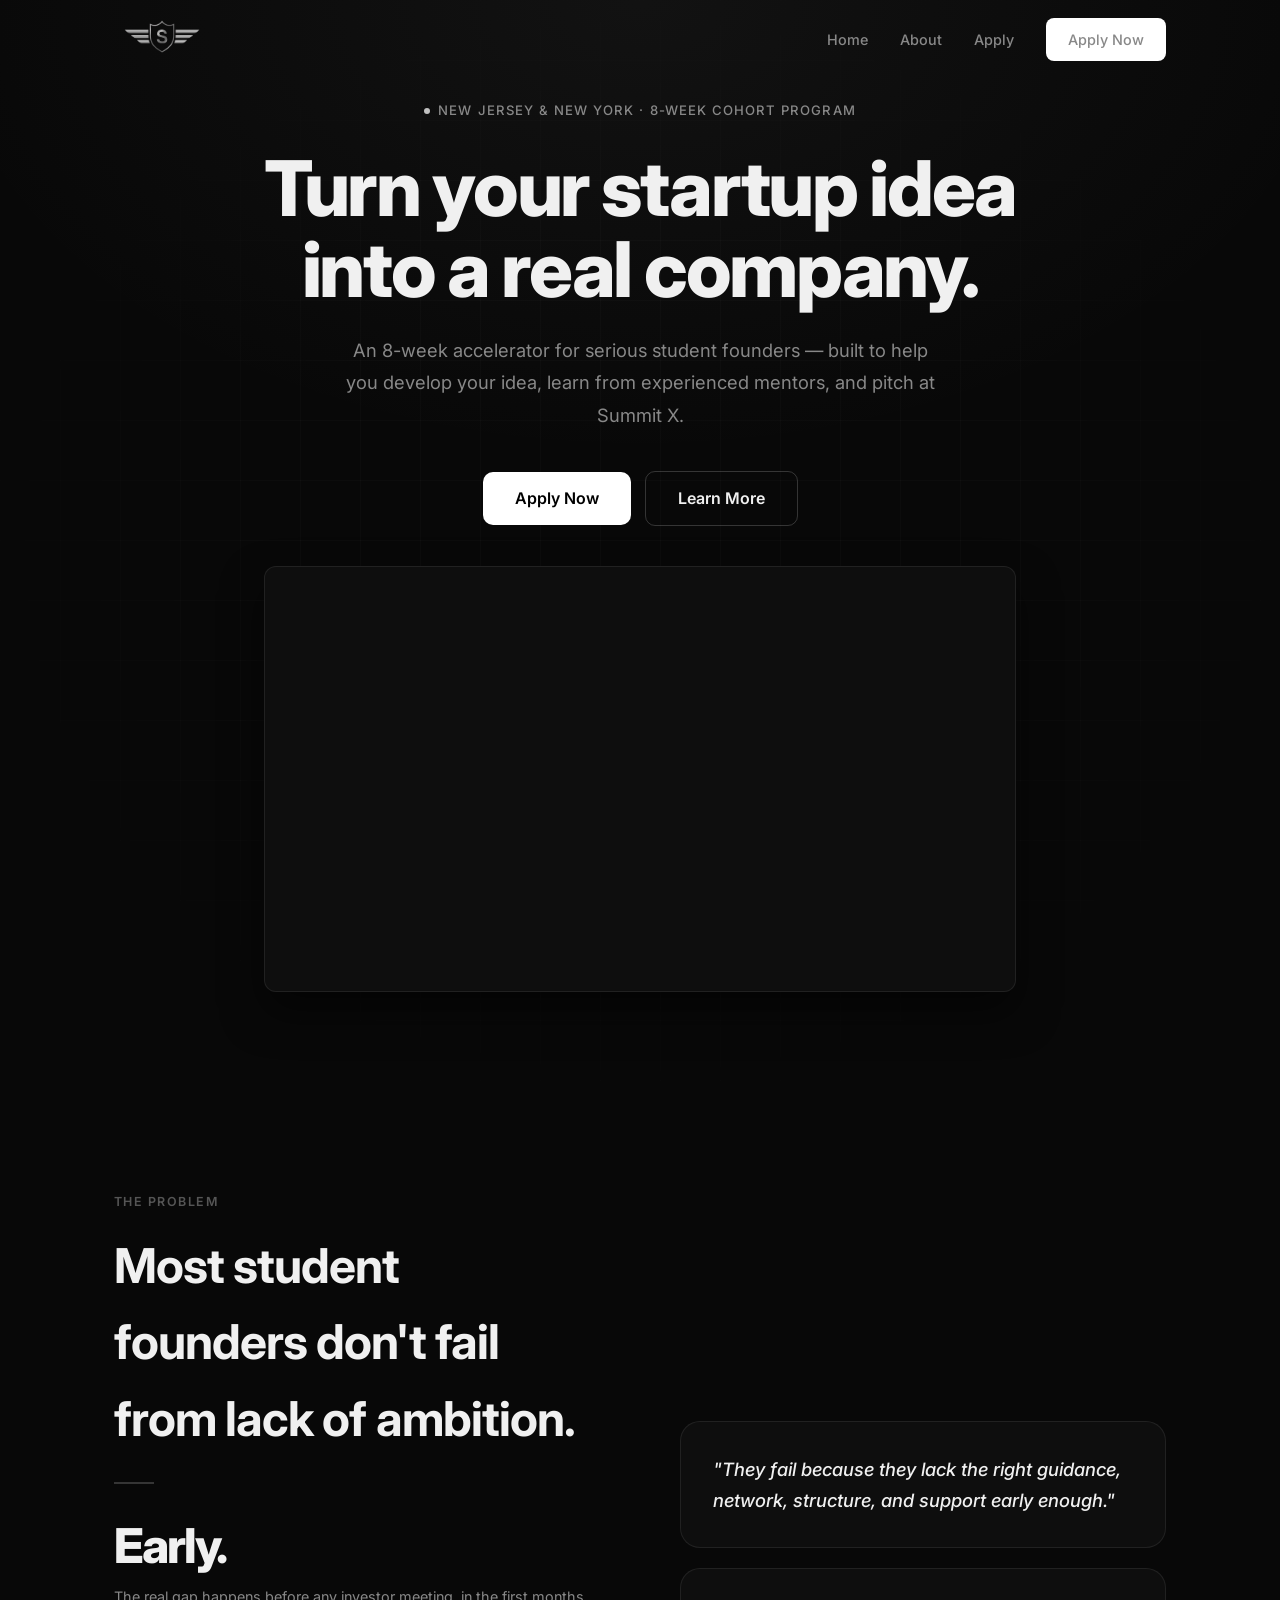
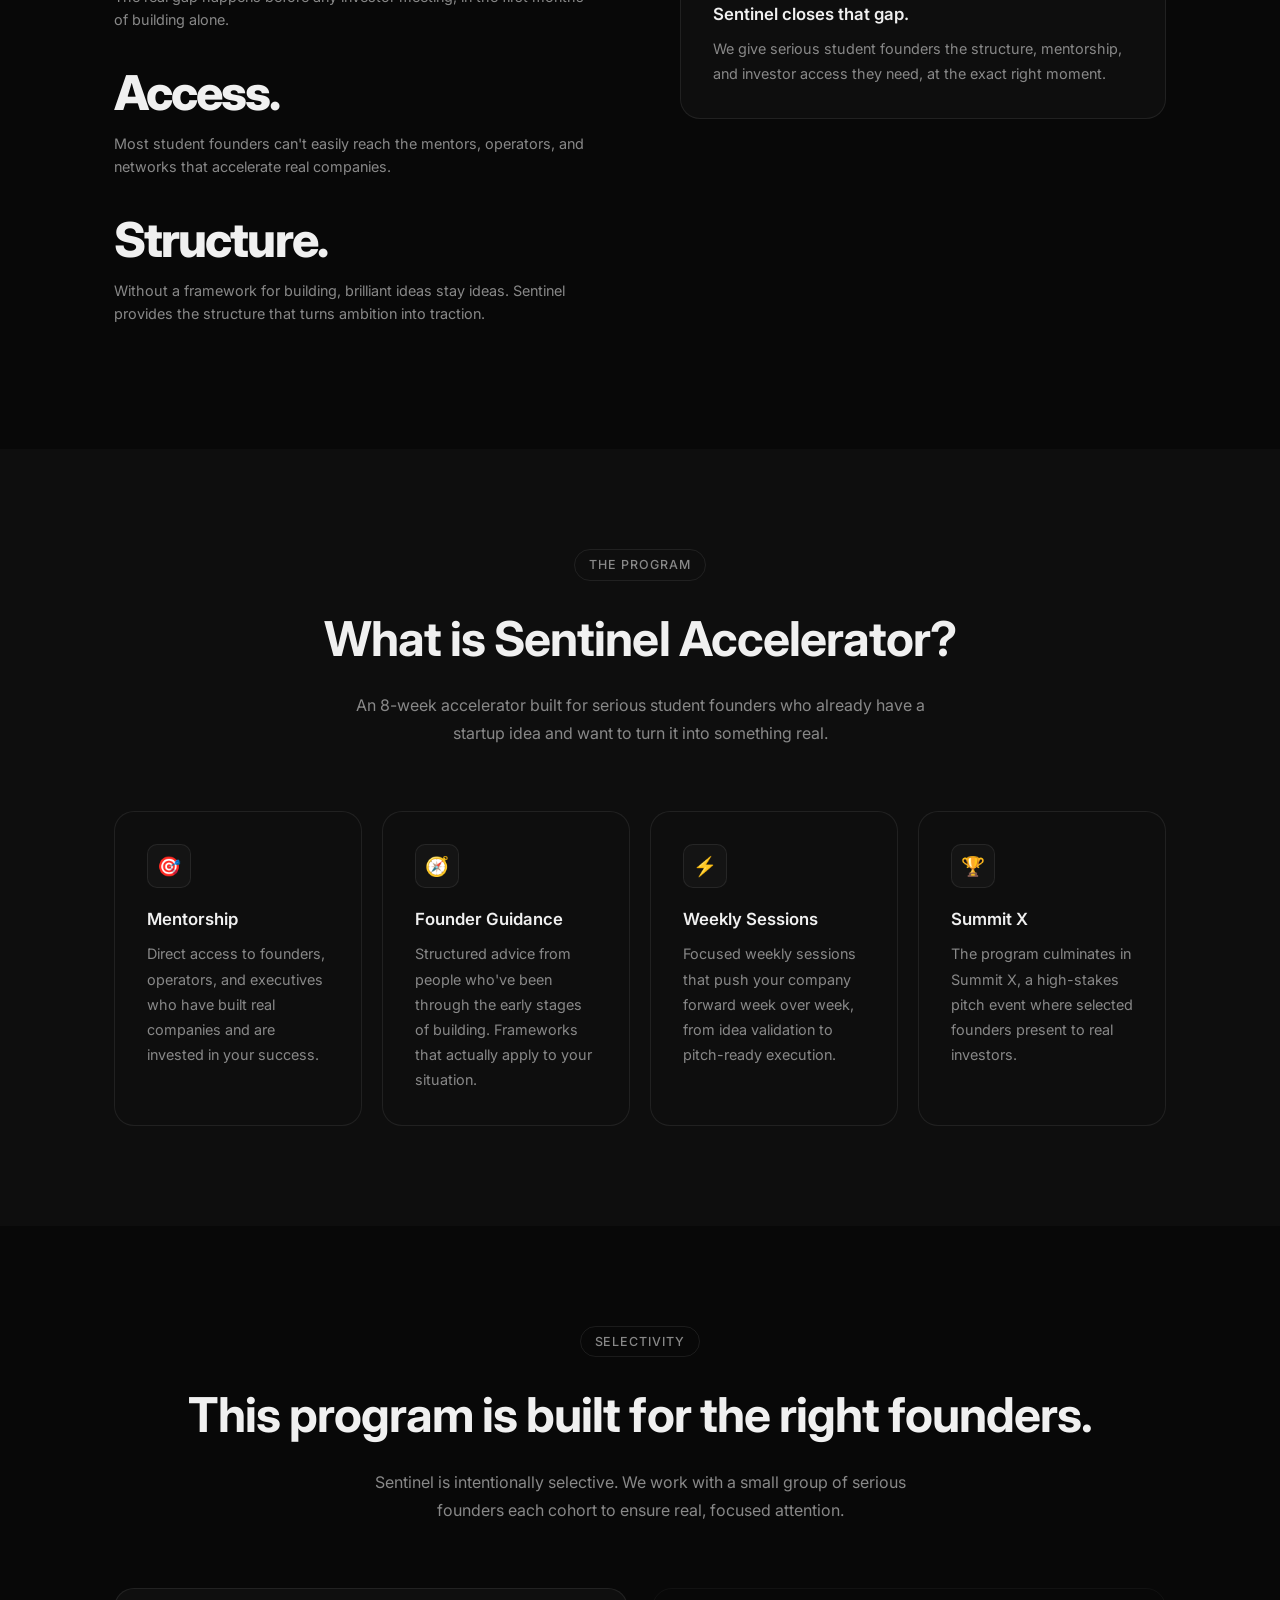
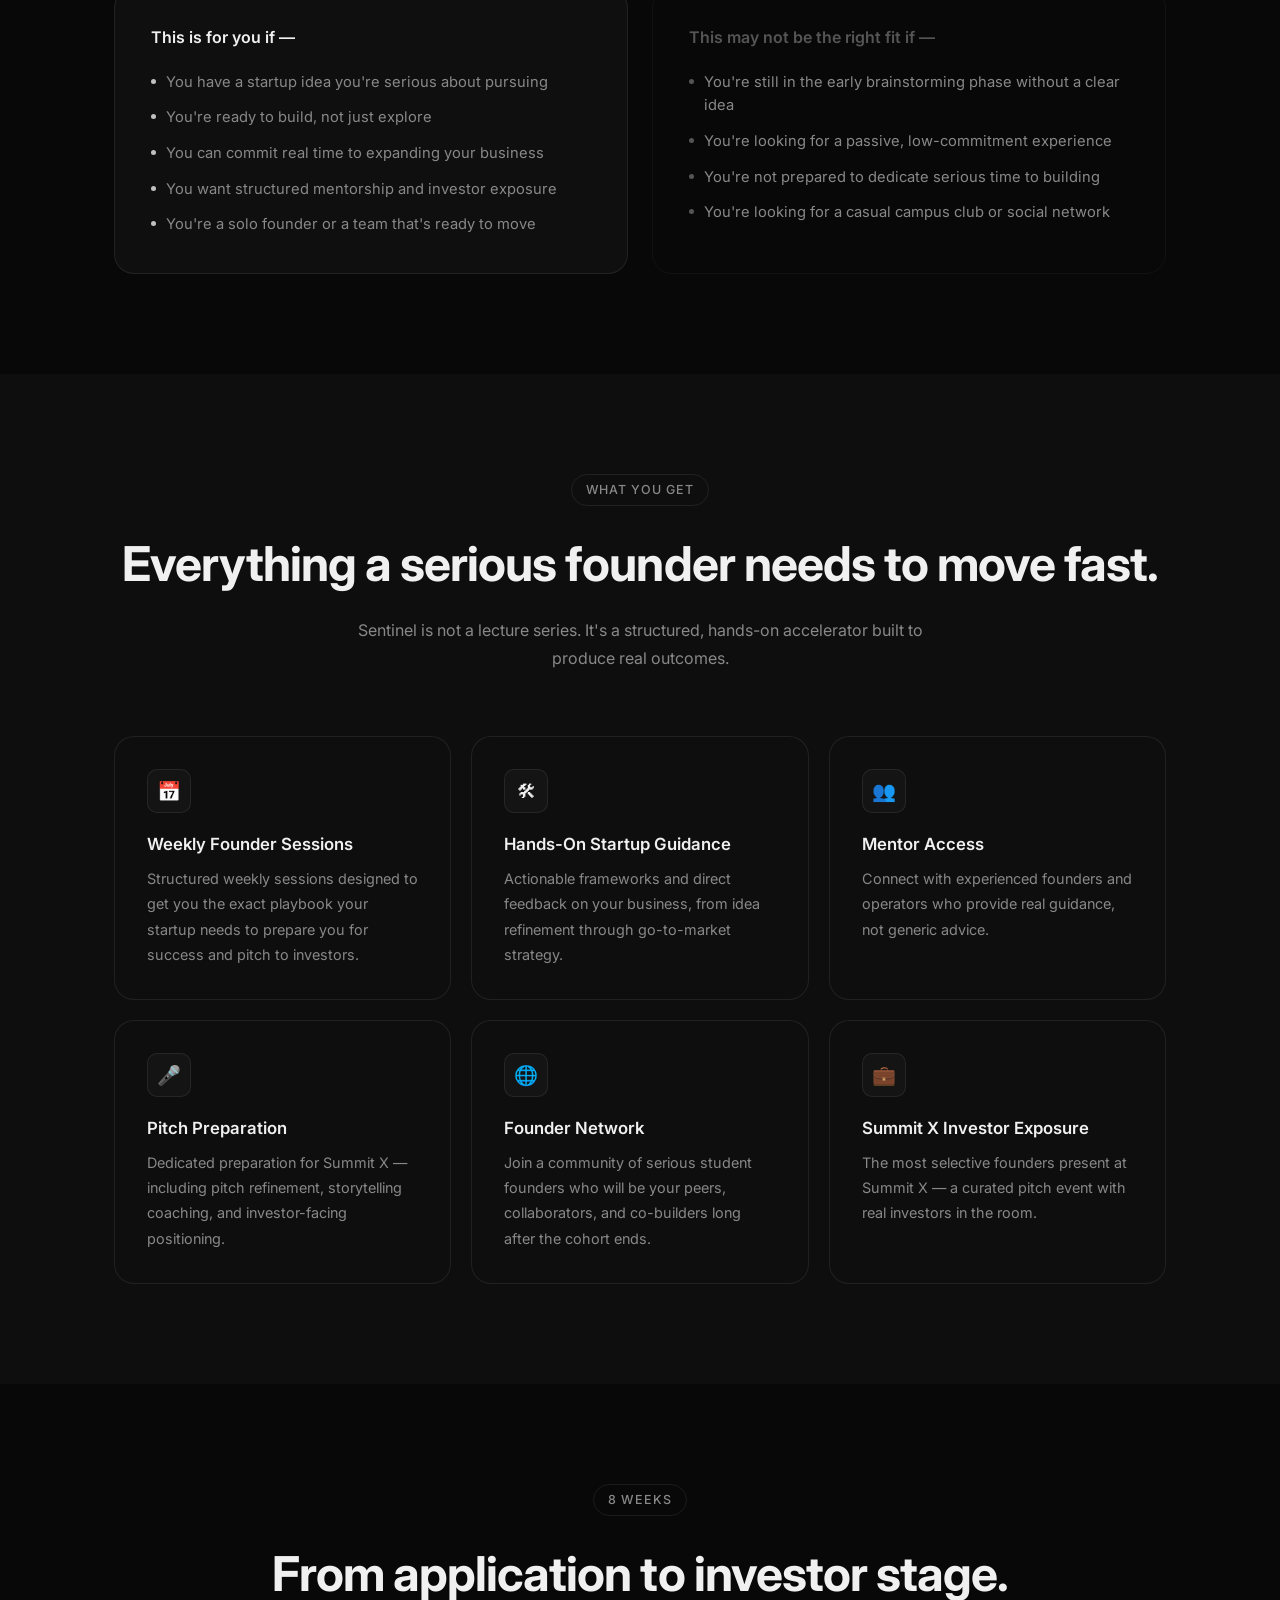
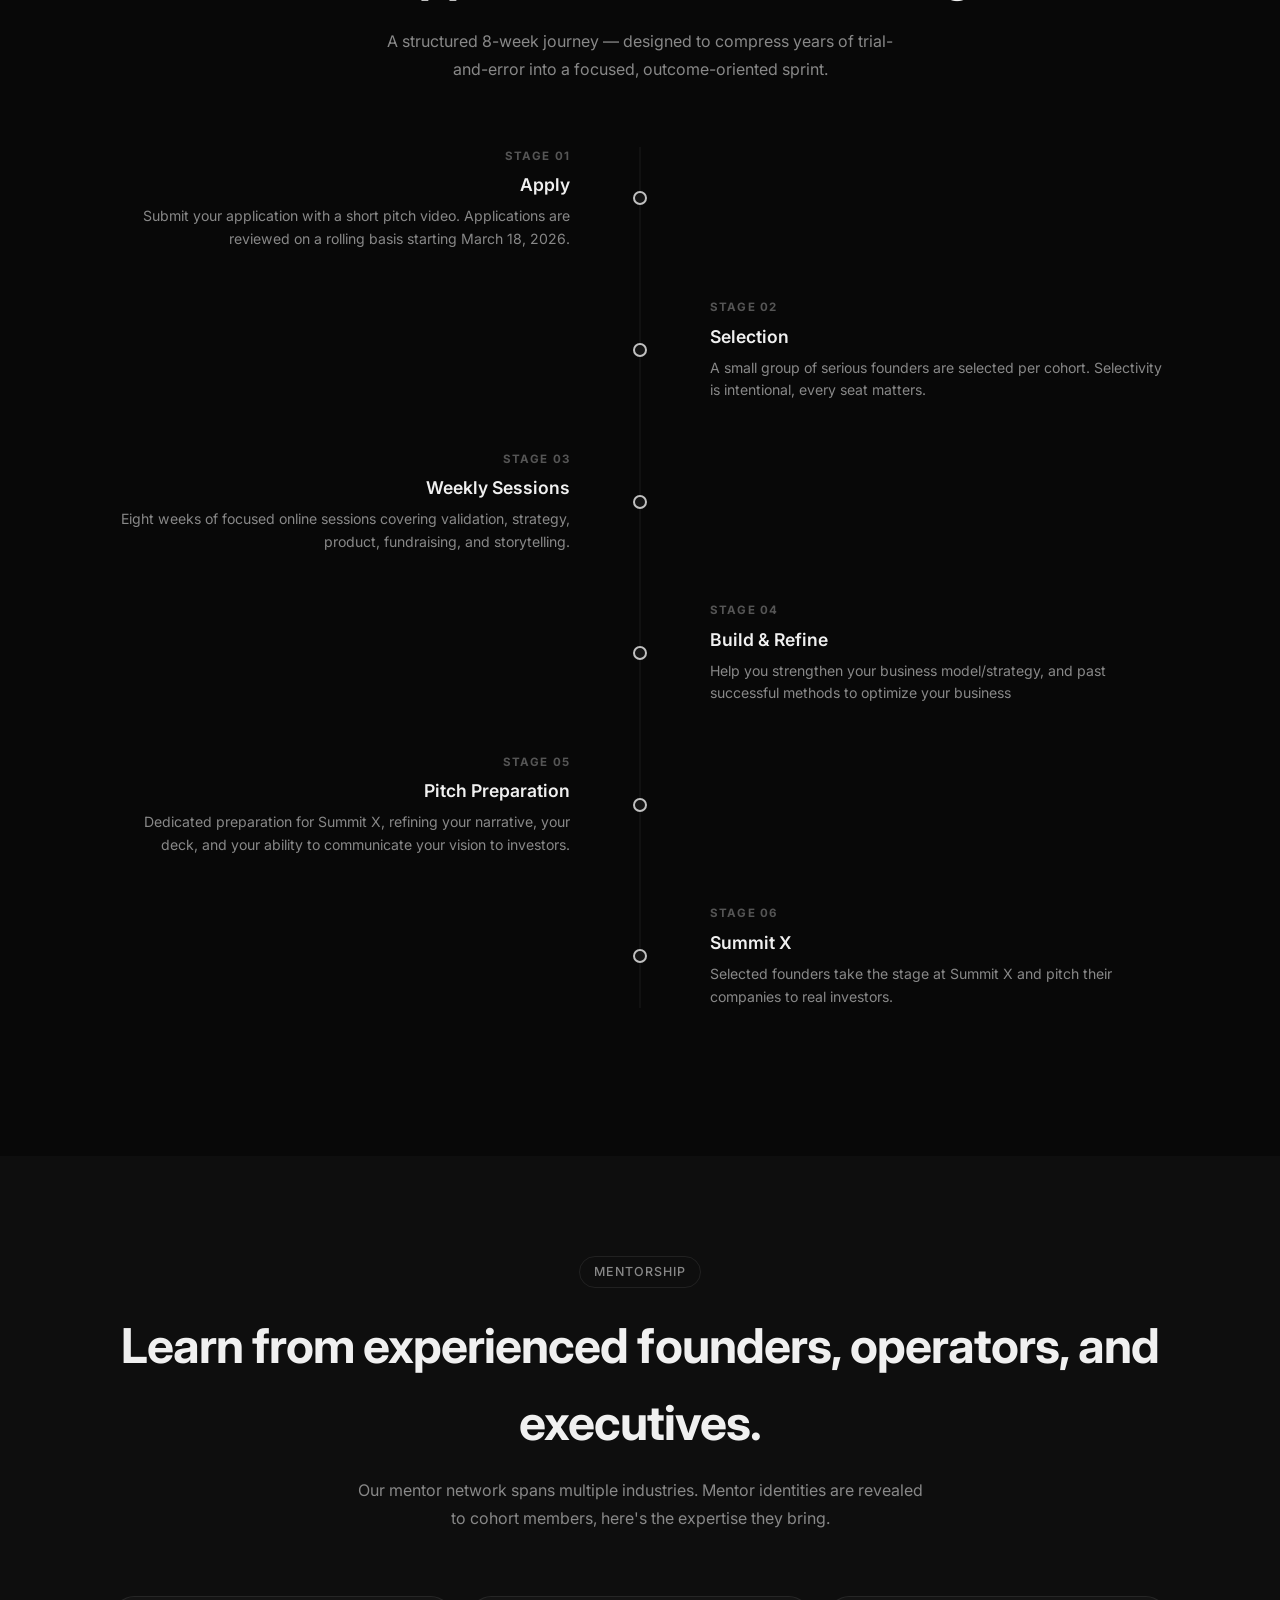
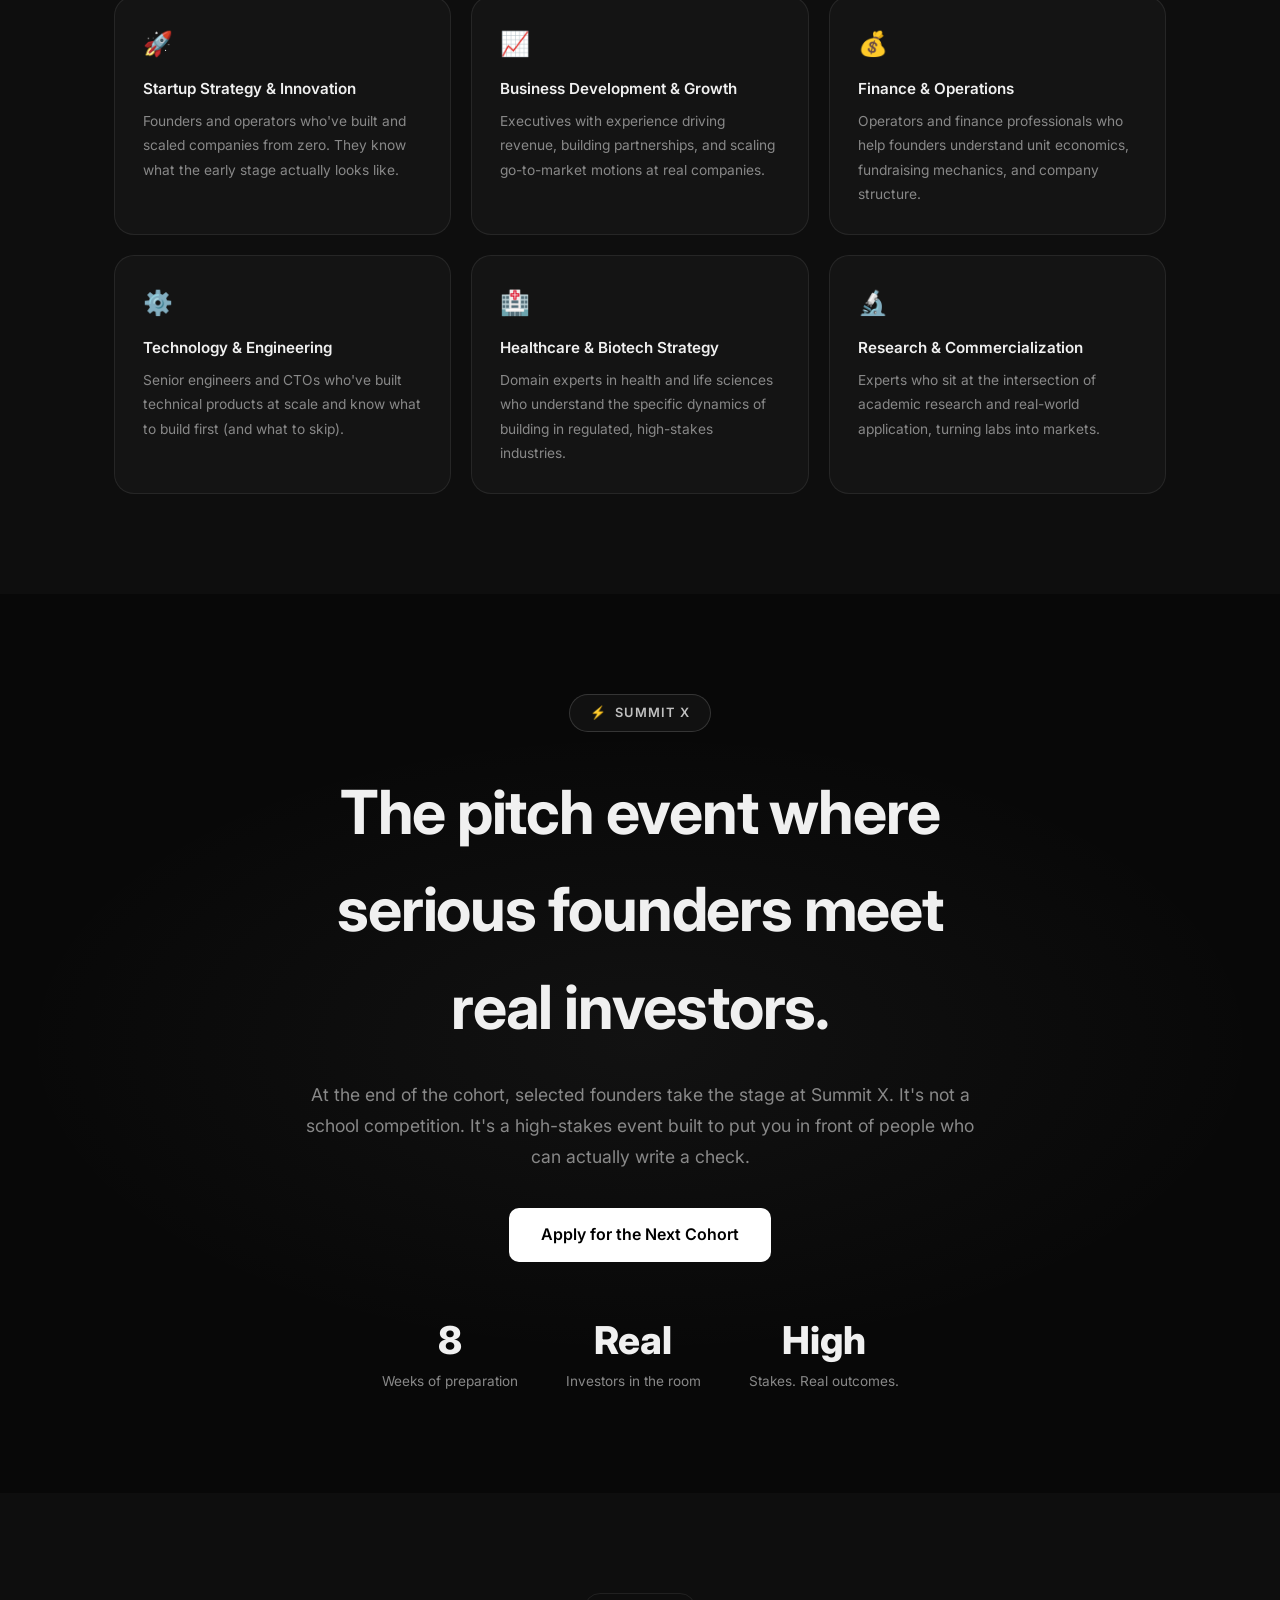
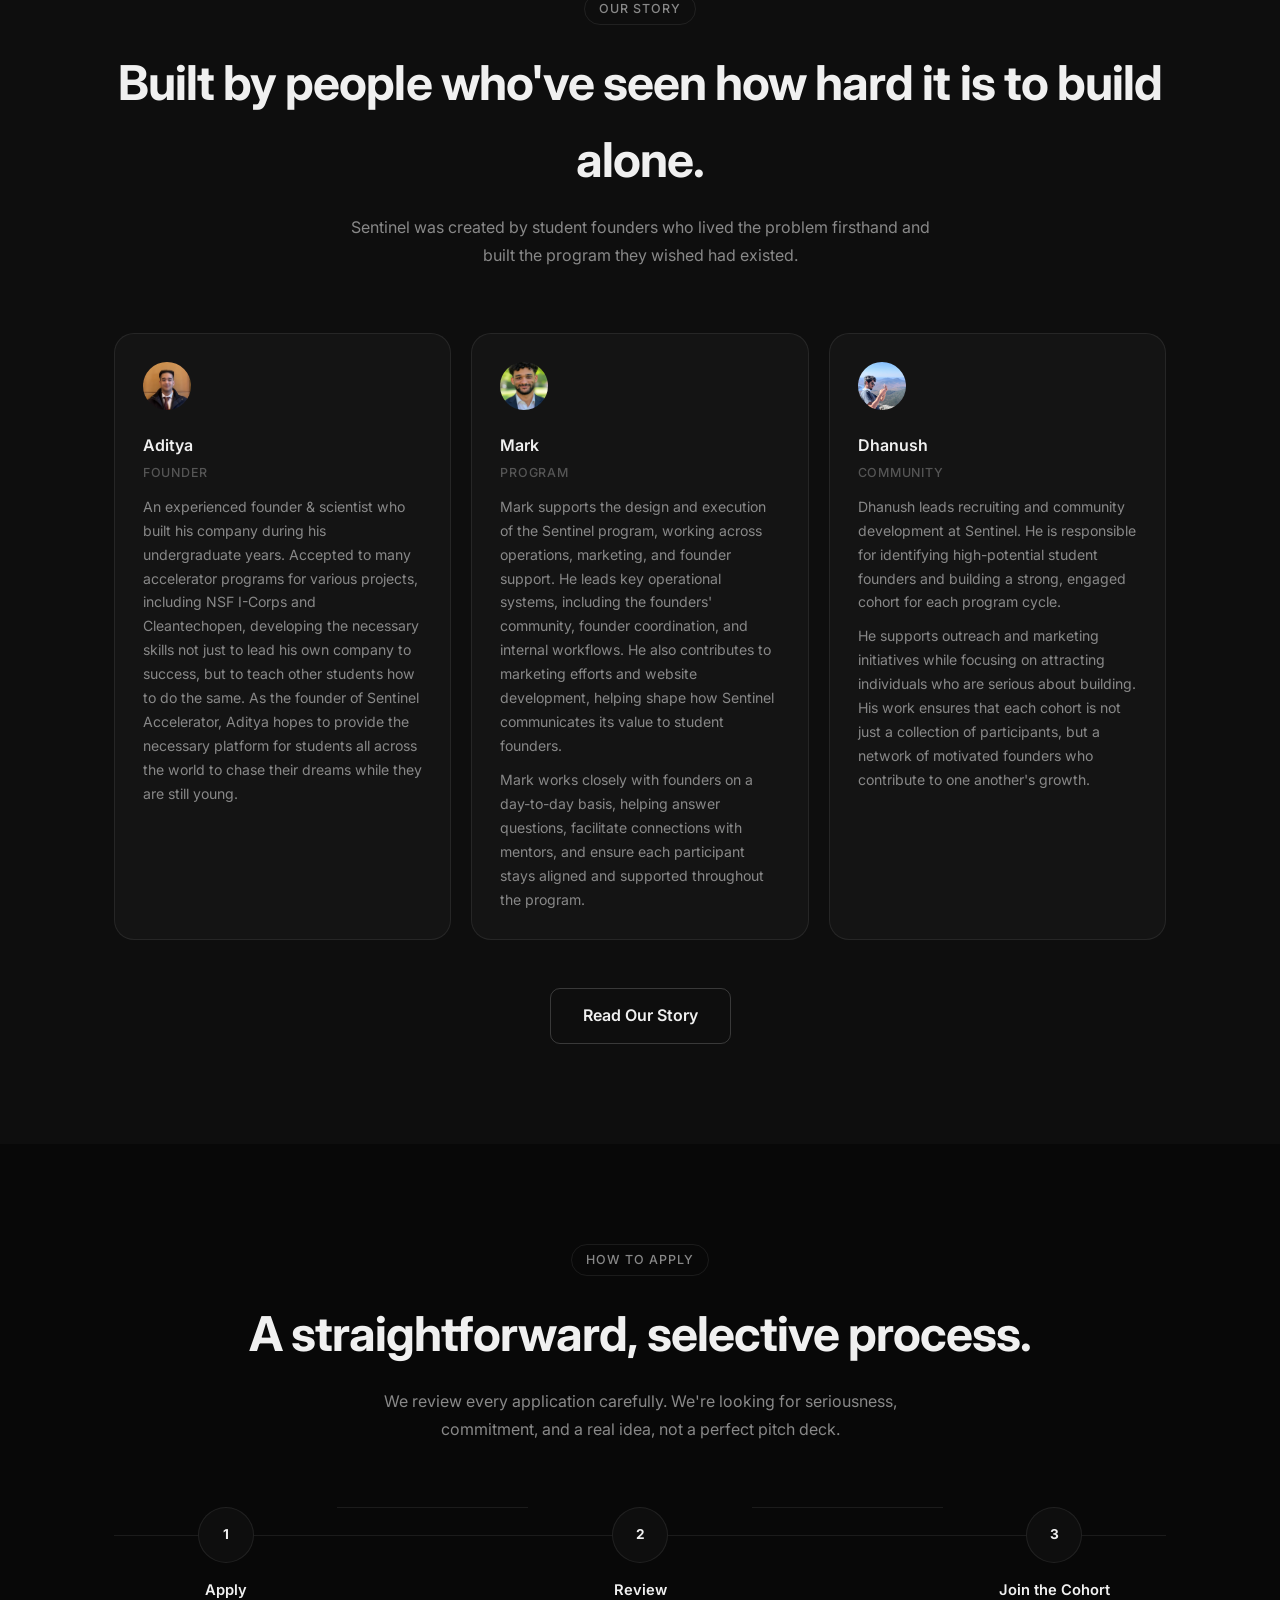
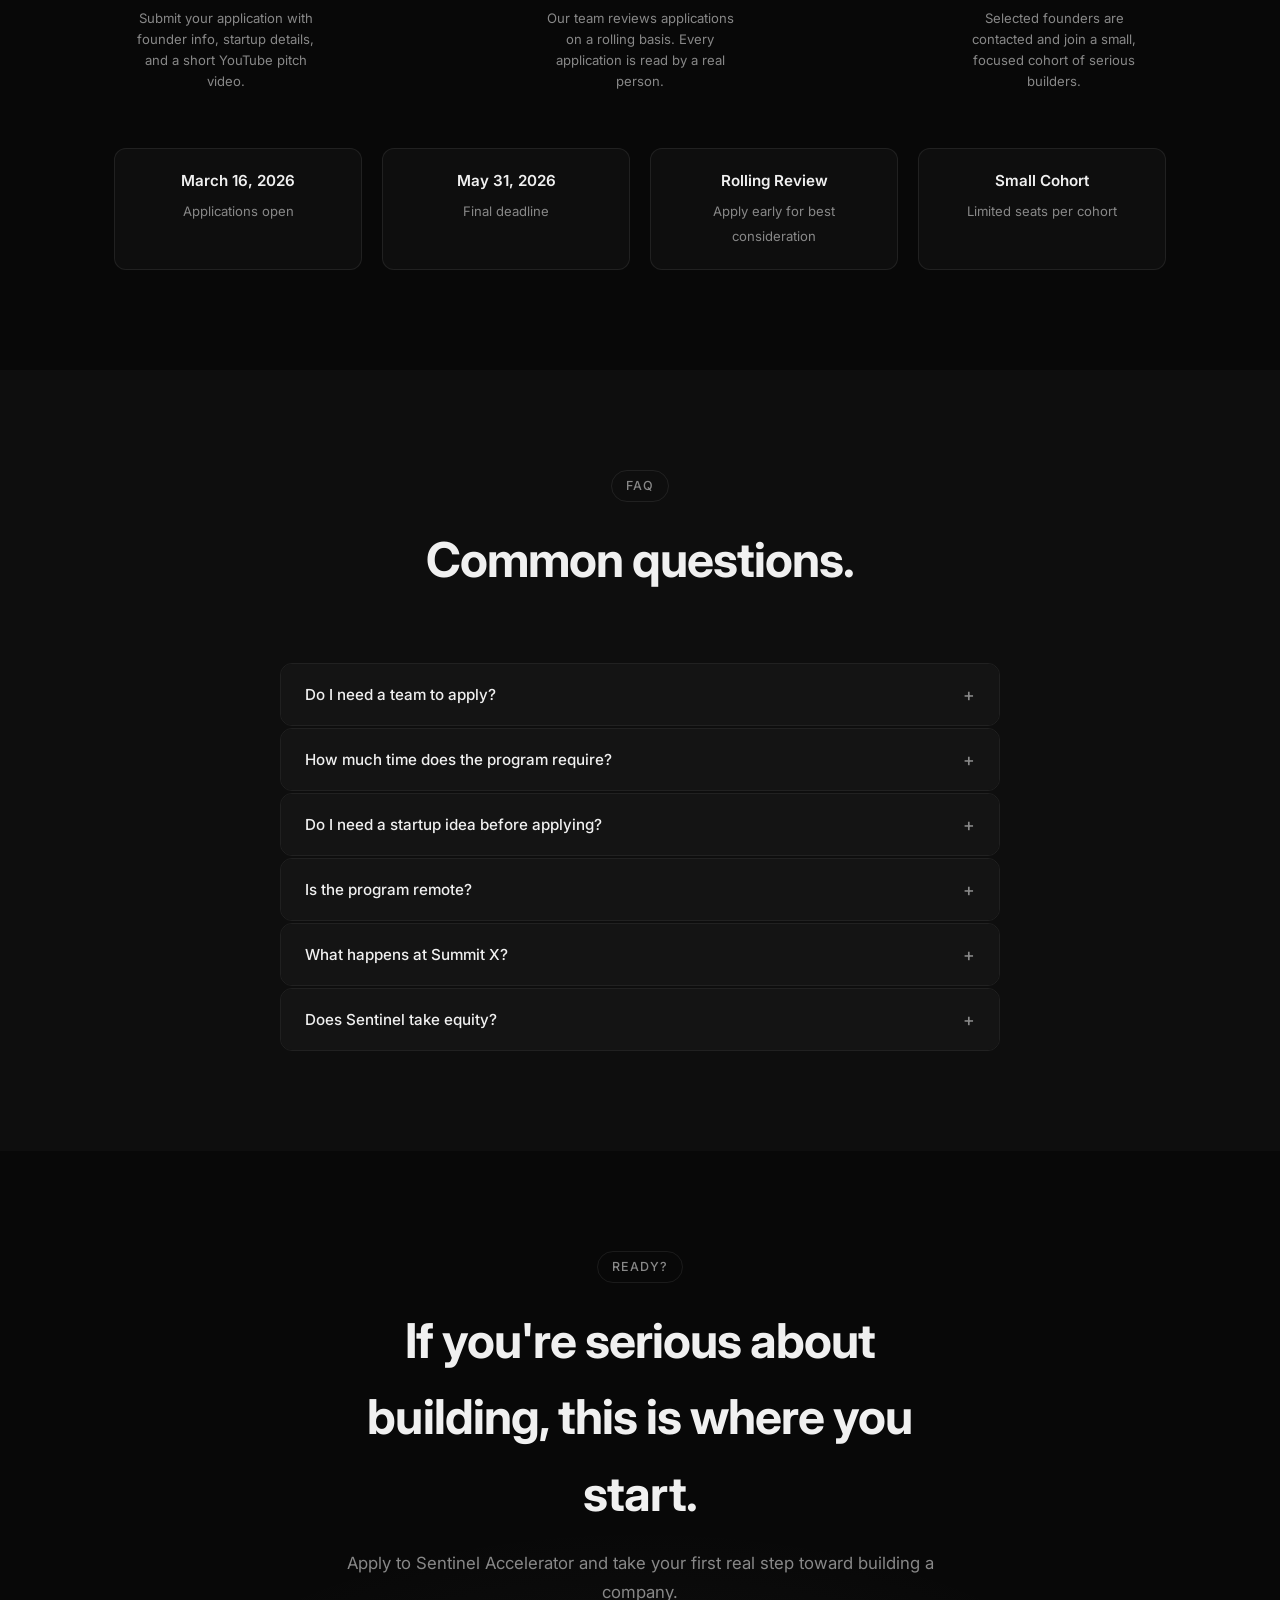
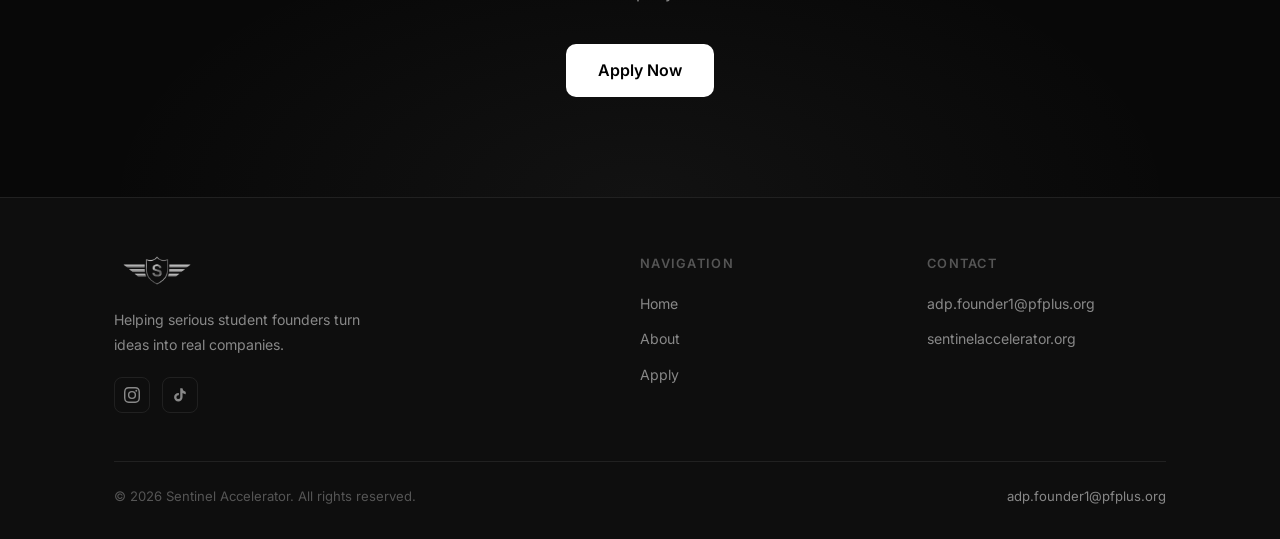
<file: index.html>
<!DOCTYPE html>
<html lang="en">

<head>
  <meta charset="UTF-8" />
  <meta name="viewport" content="width=device-width, initial-scale=1.0" />
  <title>Sentinel Accelerator — Turning Student Founders into Real Companies</title>
  <meta name="description"
    content="An 8-week accelerator for serious student founders in New Jersey and New York. Build your startup, get mentorship, and pitch at Summit X." />
  <link rel="stylesheet" href="styles.css" />
  <link rel="icon" href="favicon.ico?v=2" type="image/x-icon" />
  <link rel="shortcut icon" href="favicon.ico?v=2" type="image/x-icon" />
  <script defer src="https://cdn.vercel-insights.com/v1/script.js"></script>
  <style>
    /* Hero video placeholder gradient */
    .hero-video-placeholder {
      width: 100%;
      height: 100%;
      background: linear-gradient(135deg, #111 0%, #1a1a1a 50%, #0d0d0d 100%);
      display: flex;
      align-items: center;
      justify-content: center;
    }

    .hero-video-placeholder-text {
      text-align: center;
    }

    .hero-video-placeholder-text span {
      display: block;
      font-size: 0.8rem;
      color: var(--text-dim);
      margin-top: 12px;
      letter-spacing: 0.1em;
      text-transform: uppercase;
    }

    .features-grid {
      display: grid;
      grid-template-columns: repeat(3, 1fr);
      gap: 20px;
    }

    @media (max-width: 768px) {
      .features-grid {
        grid-template-columns: 1fr;
      }

      .process-steps {
        gap: 24px;
      }
    }
  </style>
</head>

<body>

  <!-- NAV -->
  <nav id="navbar">
    <div class="container nav-inner">
      <a href="index.html" class="nav-logo">
        <img src="logo.png" alt="Sentinel Accelerator"
          onerror="this.parentNode.innerHTML='<span style=\'font-weight:800;font-size:1.1rem;letter-spacing:-0.02em\'>SENTINEL</span>'" />
      </a>
      <div class="nav-links" id="nav-links">
        <a href="index.html">Home</a>
        <a href="about.html">About</a>
        <a href="apply.html">Apply</a>
        <a href="apply.html" class="btn btn-primary">Apply Now</a>
      </div>
      <button class="hamburger" id="hamburger" aria-label="Menu">
        <span></span><span></span><span></span>
      </button>
    </div>
  </nav>

  <!-- HERO -->
  <section id="hero">
    <div class="hero-bg"></div>
    <div class="hero-grid"></div>
    <div class="hero-content">
      <div class="hero-eyebrow reveal">
        <div class="hero-dot"></div>
        <span>New Jersey &amp; New York · 8-Week Cohort Program</span>
      </div>
      <div class="flex flex-col space-y-6">
        <h1 class="reveal reveal-delay-1">Turn your startup idea<br />
          into a real company.</h1>
        <p class="reveal reveal-delay-2">An 8-week accelerator for serious
          student founders — built to help you develop your idea, learn from
          experienced mentors, and pitch at Summit X.</p>
      </div>
      <div class="hero-btns reveal reveal-delay-3" style="margin: 40px 0;">
        <a href="apply.html" class="btn btn-primary btn-lg">Apply Now</a>
        <a href="#program" class="btn btn-secondary btn-lg">Learn More</a>
      </div>
      <div class="hero-video reveal reveal-delay-4"
        style="position: relative; padding-bottom: 56.25%; height: 0; overflow: hidden; border-radius: 12px; box-shadow: 0 20px 40px rgba(0,0,0,0.5); width: 100%; max-width: 900px; margin: 0 auto;">
        <iframe src="https://www.youtube.com/embed/f5QrVZ1hHr8?rel=0&modestbranding=1" frameborder="0"
          allow="accelerometer; autoplay; clipboard-write; encrypted-media; gyroscope; picture-in-picture"
          allowfullscreen style="position: absolute; top: 0; left: 0; width: 100%; height: 100%;">
        </iframe>
      </div>
    </div>
  </section>

  <!-- PROBLEM -->
  <section id="problem">
    <div class="container">
      <div class="problem-inner">
        <div>
          <div class="section-label reveal">The Problem</div>
          <h2 class="reveal reveal-delay-1">Most student founders don't fail from lack of ambition.</h2>
          <div class="stat-divider reveal reveal-delay-2"></div>
          <div class="problem-stat reveal reveal-delay-2">
            <span class="problem-stat-num">Early.</span>
            <span class="problem-stat-label">The real gap happens before any investor meeting, in the first months of
              building alone.</span>
          </div>
          <div class="problem-stat reveal reveal-delay-3">
            <span class="problem-stat-num">Access.</span>
            <span class="problem-stat-label">Most student founders can't easily reach the mentors, operators, and
              networks that accelerate real companies.</span>
          </div>
          <div class="problem-stat reveal reveal-delay-4">
            <span class="problem-stat-num">Structure.</span>
            <span class="problem-stat-label">Without a framework for building, brilliant ideas stay ideas. Sentinel
              provides the structure that turns ambition into traction.</span>
          </div>
        </div>
        <div class="reveal reveal-delay-2">
          <div class="card" style="margin-bottom: 20px;">
            <p style="font-size: 1.15rem; font-weight: 500; color: var(--text); line-height: 1.65; font-style: italic;">
              "They fail because they lack the right guidance, network, structure, and support early enough."</p>
          </div>
          <div class="card">
            <div class="card-title">Sentinel closes that gap.</div>
            <p class="card-desc">We give serious student founders the structure, mentorship, and investor access they
              need, at the exact right moment.</p>
          </div>
        </div>
      </div>
    </div>
  </section>

  <!-- PROGRAM OVERVIEW -->
  <section id="program">
    <div class="container">
      <div class="section-header">
        <div class="tag reveal">The Program</div>
        <h2 class="reveal reveal-delay-1">What is Sentinel Accelerator?</h2>
        <p class="reveal reveal-delay-2" style="max-width: 600px; margin: 0 auto;">An 8-week accelerator built for
          serious student founders who already have a startup idea and want to turn it into something real.</p>
      </div>
      <div class="grid-4">
        <div class="card reveal reveal-delay-1">
          <div class="card-icon">🎯</div>
          <div class="card-title">Mentorship</div>
          <p class="card-desc">Direct access to founders, operators, and executives who have built real companies and
            are invested in your success.</p>
        </div>
        <div class="card reveal reveal-delay-2">
          <div class="card-icon">🧭</div>
          <div class="card-title">Founder Guidance</div>
          <p class="card-desc">Structured advice from people who've been through the early stages of building.
            Frameworks that actually apply to your situation.</p>
        </div>
        <div class="card reveal reveal-delay-3">
          <div class="card-icon">⚡</div>
          <div class="card-title">Weekly Sessions</div>
          <p class="card-desc">Focused weekly sessions that push your company forward week over week, from idea
            validation to pitch-ready execution.</p>
        </div>
        <div class="card reveal reveal-delay-4">
          <div class="card-icon">🏆</div>
          <div class="card-title">Summit X</div>
          <p class="card-desc">The program culminates in Summit X, a high-stakes pitch event where selected founders
            present to real investors.</p>
        </div>
      </div>
    </div>
  </section>

  <!-- WHO SHOULD APPLY -->
  <section id="who">
    <div class="container">
      <div class="section-header">
        <div class="tag reveal">Selectivity</div>
        <h2 class="reveal reveal-delay-1">This program is built for the right founders.</h2>
        <p class="reveal reveal-delay-2" style="max-width: 560px; margin: 0 auto;">Sentinel is intentionally selective.
          We work with a small group of serious founders each cohort to ensure real, focused attention.</p>
      </div>
      <div class="who-grid">
        <div class="who-card for reveal reveal-delay-1">
          <h3 class="for-label">This is for you if —</h3>
          <ul class="who-list">
            <li>You have a startup idea you're serious about pursuing</li>
            <li>You're ready to build, not just explore</li>
            <li>You can commit real time to expanding your business</li>
            <li>You want structured mentorship and investor exposure</li>
            <li>You're a solo founder or a team that's ready to move</li>
          </ul>
        </div>
        <div class="who-card not reveal reveal-delay-2">
          <h3 class="not-label">This may not be the right fit if —</h3>
          <ul class="who-list">
            <li>You're still in the early brainstorming phase without a clear idea</li>
            <li>You're looking for a passive, low-commitment experience</li>
            <li>You're not prepared to dedicate serious time to building</li>
            <li>You're looking for a casual campus club or social network</li>
          </ul>
        </div>
      </div>
    </div>
  </section>

  <!-- WHAT FOUNDERS GET -->
  <section id="features">
    <div class="container">
      <div class="section-header">
        <div class="tag reveal">What You Get</div>
        <h2 class="reveal reveal-delay-1">Everything a serious founder needs to move fast.</h2>
        <p class="reveal reveal-delay-2" style="max-width: 580px; margin: 0 auto;">Sentinel is not a lecture series.
          It's a structured, hands-on accelerator built to produce real outcomes.</p>
      </div>
      <div class="features-grid">
        <div class="card reveal reveal-delay-1">
          <div class="card-icon">📅</div>
          <div class="card-title">Weekly Founder Sessions</div>
          <p class="card-desc">Structured weekly sessions designed to get you the exact playbook your startup needs to
            prepare you for success and
            pitch to investors.</p>
        </div>
        <div class="card reveal reveal-delay-2">
          <div class="card-icon">🛠</div>
          <div class="card-title">Hands-On Startup Guidance</div>
          <p class="card-desc">Actionable frameworks and direct feedback on your business, from idea refinement through
            go-to-market strategy.</p>
        </div>
        <div class="card reveal reveal-delay-3">
          <div class="card-icon">👥</div>
          <div class="card-title">Mentor Access</div>
          <p class="card-desc">Connect with experienced founders and operators who provide real guidance, not generic
            advice.</p>
        </div>
        <div class="card reveal reveal-delay-1">
          <div class="card-icon">🎤</div>
          <div class="card-title">Pitch Preparation</div>
          <p class="card-desc">Dedicated preparation for Summit X — including pitch refinement, storytelling coaching,
            and investor-facing positioning.</p>
        </div>
        <div class="card reveal reveal-delay-2">
          <div class="card-icon">🌐</div>
          <div class="card-title">Founder Network</div>
          <p class="card-desc">Join a community of serious student founders who will be your peers, collaborators, and
            co-builders long after the cohort ends.</p>
        </div>
        <div class="card reveal reveal-delay-3">
          <div class="card-icon">💼</div>
          <div class="card-title">Summit X Investor Exposure</div>
          <p class="card-desc">The most selective founders present at Summit X — a curated pitch event with real
            investors in the room.</p>
        </div>
      </div>
    </div>
  </section>

  <!-- TIMELINE -->
  <section id="timeline">
    <div class="container">
      <div class="section-header">
        <div class="tag reveal">8 Weeks</div>
        <h2 class="reveal reveal-delay-1">From application to investor stage.</h2>
        <p class="reveal reveal-delay-2" style="max-width: 540px; margin: 0 auto;">A structured 8-week journey —
          designed to compress years of trial-and-error into a focused, outcome-oriented sprint.</p>
      </div>
      <div class="timeline">
        <div class="timeline-item">
          <div class="tl-content reveal">
            <div class="tl-num">Stage 01</div>
            <div class="tl-title">Apply</div>
            <div class="tl-desc">Submit your application with a short pitch video. Applications are reviewed on a
              rolling basis starting March 18, 2026.</div>
          </div>
          <div class="tl-dot"></div>
          <div class="tl-empty"></div>
        </div>
        <div class="timeline-item">
          <div class="tl-empty"></div>
          <div class="tl-dot"></div>
          <div class="tl-content reveal">
            <div class="tl-num">Stage 02</div>
            <div class="tl-title">Selection</div>
            <div class="tl-desc">A small group of serious founders are selected per cohort. Selectivity is intentional,
              every seat matters.</div>
          </div>
        </div>
        <div class="timeline-item">
          <div class="tl-content reveal">
            <div class="tl-num">Stage 03</div>
            <div class="tl-title">Weekly Sessions</div>
            <div class="tl-desc">Eight weeks of focused online sessions covering validation, strategy, product,
              fundraising, and storytelling.</div>
          </div>
          <div class="tl-dot"></div>
          <div class="tl-empty"></div>
        </div>
        <div class="timeline-item">
          <div class="tl-empty"></div>
          <div class="tl-dot"></div>
          <div class="tl-content reveal">
            <div class="tl-num">Stage 04</div>
            <div class="tl-title">Build &amp; Refine</div>
            <div class="tl-desc">Help you strengthen your business model/strategy, and past successful methods to
              optimize your business
            </div>
          </div>
        </div>
        <div class="timeline-item">
          <div class="tl-content reveal">
            <div class="tl-num">Stage 05</div>
            <div class="tl-title">Pitch Preparation</div>
            <div class="tl-desc">Dedicated preparation for Summit X, refining your narrative, your deck, and your
              ability to communicate your vision to investors.</div>
          </div>
          <div class="tl-dot"></div>
          <div class="tl-empty"></div>
        </div>
        <div class="timeline-item">
          <div class="tl-empty"></div>
          <div class="tl-dot"></div>
          <div class="tl-content reveal">
            <div class="tl-num">Stage 06</div>
            <div class="tl-title">Summit X</div>
            <div class="tl-desc">Selected founders take the stage at Summit X and pitch their companies to real
              investors.</div>
          </div>
        </div>
      </div>
    </div>
  </section>

  <!-- MENTORS -->
  <section id="mentors">
    <div class="container">
      <div class="section-header">
        <div class="tag reveal">Mentorship</div>
        <h2 class="reveal reveal-delay-1">Learn from experienced founders, operators, and executives.</h2>
        <p class="reveal reveal-delay-2" style="max-width: 580px; margin: 0 auto;">Our mentor network spans multiple
          industries. Mentor identities are revealed to cohort members, here's the expertise they bring.</p>
      </div>
      <div class="mentor-grid">
        <div class="mentor-card reveal reveal-delay-1">
          <div class="mentor-icon">🚀</div>
          <div class="mentor-area">Startup Strategy &amp; Innovation</div>
          <p class="mentor-desc">Founders and operators who've built and scaled companies from zero. They know what the
            early stage actually looks like.</p>
        </div>
        <div class="mentor-card reveal reveal-delay-2">
          <div class="mentor-icon">📈</div>
          <div class="mentor-area">Business Development &amp; Growth</div>
          <p class="mentor-desc">Executives with experience driving revenue, building partnerships, and scaling
            go-to-market motions at real companies.</p>
        </div>
        <div class="mentor-card reveal reveal-delay-3">
          <div class="mentor-icon">💰</div>
          <div class="mentor-area">Finance &amp; Operations</div>
          <p class="mentor-desc">Operators and finance professionals who help founders understand unit economics,
            fundraising mechanics, and company structure.</p>
        </div>
        <div class="mentor-card reveal reveal-delay-1">
          <div class="mentor-icon">⚙️</div>
          <div class="mentor-area">Technology &amp; Engineering</div>
          <p class="mentor-desc">Senior engineers and CTOs who've built technical products at scale and know what to
            build first (and what to skip).</p>
        </div>
        <div class="mentor-card reveal reveal-delay-2">
          <div class="mentor-icon">🏥</div>
          <div class="mentor-area">Healthcare &amp; Biotech Strategy</div>
          <p class="mentor-desc">Domain experts in health and life sciences who understand the specific dynamics of
            building in regulated, high-stakes industries.</p>
        </div>
        <div class="mentor-card reveal reveal-delay-3">
          <div class="mentor-icon">🔬</div>
          <div class="mentor-area">Research &amp; Commercialization</div>
          <p class="mentor-desc">Experts who sit at the intersection of academic research and real-world application,
            turning labs into markets.</p>
        </div>
      </div>
    </div>
  </section>

  <!-- SUMMIT X -->
  <section id="summit">
    <div class="summit-bg"></div>
    <div class="container">
      <div class="summit-inner">
        <div class="summit-badge reveal">
          <span>⚡</span> Summit X
        </div>
        <h2 class="reveal reveal-delay-1">The pitch event where serious founders meet real investors.</h2>
        <p class="reveal reveal-delay-2" style="font-size: 1.1rem;">At the end of the cohort, selected founders take the
          stage at Summit X. It's not a school competition. It's a high-stakes event built to put you in front of people
          who can actually write a check.</p>
        <div class="hero-btns reveal reveal-delay-3" style="margin-top: 36px;">
          <a href="apply.html" class="btn btn-primary btn-lg">Apply for the Next Cohort</a>
        </div>
        <div class="summit-stats reveal reveal-delay-4">
          <div class="summit-stat">
            <div class="summit-stat-num">8</div>
            <div class="summit-stat-label">Weeks of preparation</div>
          </div>
          <div class="summit-stat">
            <div class="summit-stat-num">Real</div>
            <div class="summit-stat-label">Investors in the room</div>
          </div>
          <div class="summit-stat">
            <div class="summit-stat-num">High</div>
            <div class="summit-stat-label">Stakes. Real outcomes.</div>
          </div>
        </div>
      </div>
    </div>
  </section>

  <!-- FOUNDER STORY PREVIEW -->
  <section id="story">
    <div class="container">
      <div class="section-header">
        <div class="tag reveal">Our Story</div>
        <h2 class="reveal reveal-delay-1">Built by people who've seen how hard it is to build alone.</h2>
        <p class="reveal reveal-delay-2" style="max-width: 580px; margin: 0 auto;">Sentinel was created by student
          founders who lived the problem firsthand and built the program they wished had existed.</p>
      </div>
      <div class="story-cards">
        <div class="story-card reveal reveal-delay-1">
          <img src="aditya.jpg" style="width:48px;height:48px;border-radius:50%;object-fit:cover;margin-bottom:16px;"
            alt="Aditya" />
          <div class="story-name">Aditya</div>
          <div class="story-role">Founder</div>
          <p class="story-text">An experienced founder & scientist who built his company during his undergraduate years.
            Accepted to many
            accelerator programs for various projects, including NSF I-Corps and Cleantechopen, developing the necessary
            skills not just
            to lead his own company to success, but to teach other students how to do the same. As the founder of
            Sentinel Accelerator,
            Aditya hopes to provide the necessary platform for students all across the world to chase their dreams while
            they are still
            young.</p>
        </div>
        <div class="story-card reveal reveal-delay-2">
          <img src="mark.jpg" style="width:48px;height:48px;border-radius:50%;object-fit:cover;margin-bottom:16px;"
            alt="Mark" />
          <div class="story-name">Mark</div>
          <div class="story-role">Program</div>
          <p class="story-text">Mark supports the design and execution of the Sentinel program, working across
            operations, marketing, and founder
            support. He leads key operational systems, including the founders' community, founder coordination, and
            internal
            workflows. He also contributes to marketing efforts and website development, helping shape how Sentinel
            communicates its value to
            student founders.</p>
          <p class="story-text" style="margin-top: 10px;">Mark works closely with founders on a day-to-day basis,
            helping answer questions, facilitate connections
            with mentors, and ensure each participant stays aligned and supported throughout the program.</p>
        </div>
        <div class="story-card reveal reveal-delay-3">
          <img src="danush.jpg" style="width:48px;height:48px;border-radius:50%;object-fit:cover;margin-bottom:16px;"
            alt="Dhanush" />
          <div class="story-name">Dhanush</div>
          <div class="story-role">Community</div>
          <p class="story-text">Dhanush leads recruiting and community development at Sentinel. He is responsible for
            identifying high-potential
            student founders and building a strong, engaged cohort for each program cycle.</p>
          <p class="story-text" style="margin-top: 10px;">He supports outreach and marketing initiatives while focusing
            on attracting individuals who are serious
            about building. His work ensures that each cohort is not just a collection of participants, but a network of
            motivated founders who
            contribute to one another's growth.</p>
        </div>
      </div>
      <div class="story-cta reveal reveal-delay-4">
        <a href="about.html" class="btn btn-secondary btn-lg">Read Our Story</a>
      </div>
    </div>
  </section>

  <!-- APPLICATION PROCESS -->
  <section id="process">
    <div class="container">
      <div class="section-header">
        <div class="tag reveal">How to Apply</div>
        <h2 class="reveal reveal-delay-1">A straightforward, selective process.</h2>
        <p class="reveal reveal-delay-2" style="max-width: 540px; margin: 0 auto;">We review every application
          carefully. We're looking for seriousness, commitment, and a real idea, not a perfect pitch deck.</p>
      </div>
      <div class="process-steps reveal reveal-delay-2">
        <div class="process-step">
          <div class="process-num">1</div>
          <div class="process-step-title">Apply</div>
          <div class="process-step-desc">Submit your application with founder info, startup details, and a short YouTube
            pitch video.</div>
        </div>
        <div class="progress-line"></div>
        <div class="process-step">
          <div class="process-num">2</div>
          <div class="process-step-title">Review</div>
          <div class="process-step-desc">Our team reviews applications on a rolling basis. Every application is read by
            a real person.</div>
        </div>
        <div class="progress-line"></div>
        <div class="process-step">
          <div class="process-num">3</div>
          <div class="process-step-title">Join the Cohort</div>
          <div class="process-step-desc">Selected founders are contacted and join a small, focused cohort of serious
            builders.</div>
        </div>
      </div>
      <div class="process-meta">
        <div class="process-meta-item reveal reveal-delay-1">
          <strong>March 16, 2026</strong>
          <span>Applications open</span>
        </div>
        <div class="process-meta-item reveal reveal-delay-2">
          <strong>May 31, 2026</strong>
          <span>Final deadline</span>
        </div>
        <div class="process-meta-item reveal reveal-delay-3">
          <strong>Rolling Review</strong>
          <span>Apply early for best consideration</span>
        </div>
        <div class="process-meta-item reveal reveal-delay-4">
          <strong>Small Cohort</strong>
          <span>Limited seats per cohort</span>
        </div>
      </div>
    </div>
  </section>

  <!-- FAQ -->
  <section id="faq">
    <div class="container">
      <div class="section-header">
        <div class="tag reveal">FAQ</div>
        <h2 class="reveal reveal-delay-1">Common questions.</h2>
      </div>
      <div class="faq-list">
        <div class="faq-item reveal">
          <button class="faq-q">Do I need a team to apply?<span class="faq-icon">+</span></button>
          <div class="faq-a">
            <p>No. Solo founders are welcome, though teams are encouraged. What matters most is your seriousness and
              commitment to your idea.</p>
          </div>
        </div>
        <div class="faq-item reveal reveal-delay-1">
          <button class="faq-q">How much time does the program require?<span class="faq-icon">+</span></button>
          <div class="faq-a">
            <p>Commit to expanding your business, including weekly sessions and dedicated founder work time. This is a
              meaningful commitment, and that's intentional.</p>
          </div>
        </div>
        <div class="faq-item reveal reveal-delay-2">
          <button class="faq-q">Do I need a startup idea before applying?<span class="faq-icon">+</span></button>
          <div class="faq-a">
            <p>Yes. Applicants must already have a startup idea and submit a short pitch video (under 3 minutes) as part
              of the application. We're not an ideation program, we help you build.</p>
          </div>
        </div>
        <div class="faq-item reveal reveal-delay-3">
          <button class="faq-q">Is the program remote?<span class="faq-icon">+</span></button>
          <div class="faq-a">
            <p>Yes. Weekly sessions are held online, making the program accessible to student founders across New
              Jersey, New York, and beyond.</p>
          </div>
        </div>
        <div class="faq-item reveal reveal-delay-4">
          <button class="faq-q">What happens at Summit X?<span class="faq-icon">+</span></button>
          <div class="faq-a">
            <p>At the end of the cohort, selected founders pitch their startups to real investors at Summit X, a
              curated, high-stakes pitch event designed to create real investor connections for serious founders.</p>
          </div>
        </div>
        <div class="faq-item reveal reveal-delay-5">
          <button class="faq-q">Does Sentinel take equity?<span class="faq-icon">+</span></button>
          <div class="faq-a">
            <p>Yes. Sentinel takes a 10% equity stake in companies that complete the program. This aligns our
              incentives with your success, we're invested in you building something real, not just graduating from a
              program.</p>
          </div>
        </div>
      </div>
    </div>
  </section>

  <!-- FINAL CTA -->
  <section id="final-cta">
    <div class="final-cta-bg"></div>
    <div class="container">
      <div class="final-cta-inner">
        <div class="tag reveal">Ready?</div>
        <h2 class="reveal reveal-delay-1">If you're serious about building, this is where you start.</h2>
        <p class="reveal reveal-delay-2">Apply to Sentinel Accelerator and take your first real step toward building a
          company.</p>
        <div class="reveal reveal-delay-3">
          <a href="apply.html" class="btn btn-primary btn-lg">Apply Now</a>
        </div>
      </div>
    </div>
  </section>

  <!-- FOOTER -->
  <footer>
    <div class="container">
      <div class="footer-top">
        <div class="footer-brand">
          <img src="logo.png" alt="Sentinel Accelerator"
            onerror="this.parentNode.innerHTML='<span style=\'font-weight:800;font-size:1.05rem;letter-spacing:-0.02em;display:block;margin-bottom:12px\'>SENTINEL</span>'" />
          <p class="footer-mission">Helping serious student founders turn ideas into real companies.</p>
          <div class="footer-social">
            <a href="https://instagram.com" target="_blank" class="social-link" aria-label="Instagram">
              <svg width="16" height="16" viewBox="0 0 24 24" fill="currentColor">
                <path
                  d="M12 2.163c3.204 0 3.584.012 4.85.07 3.252.148 4.771 1.691 4.919 4.919.058 1.265.069 1.645.069 4.849 0 3.205-.012 3.584-.069 4.849-.149 3.225-1.664 4.771-4.919 4.919-1.266.058-1.644.07-4.85.07-3.204 0-3.584-.012-4.849-.07-3.26-.149-4.771-1.699-4.919-4.92-.058-1.265-.07-1.644-.07-4.849 0-3.204.013-3.583.07-4.849.149-3.227 1.664-4.771 4.919-4.919 1.266-.057 1.645-.069 4.849-.069zM12 0C8.741 0 8.333.014 7.053.072 2.695.272.273 2.69.073 7.052.014 8.333 0 8.741 0 12c0 3.259.014 3.668.072 4.948.2 4.358 2.618 6.78 6.98 6.98C8.333 23.986 8.741 24 12 24c3.259 0 3.668-.014 4.948-.072 4.354-.2 6.782-2.618 6.979-6.98.059-1.28.073-1.689.073-4.948 0-3.259-.014-3.667-.072-4.947-.196-4.354-2.617-6.78-6.979-6.98C15.668.014 15.259 0 12 0zm0 5.838a6.162 6.162 0 100 12.324 6.162 6.162 0 000-12.324zM12 16a4 4 0 110-8 4 4 0 010 8zm6.406-11.845a1.44 1.44 0 100 2.881 1.44 1.44 0 000-2.881z" />
              </svg>
            </a>
            <a href="https://tiktok.com" target="_blank" class="social-link" aria-label="TikTok">
              <svg width="16" height="16" viewBox="0 0 24 24" fill="currentColor">
                <path
                  d="M19.59 6.69a4.83 4.83 0 01-3.77-4.25V2h-3.45v13.67a2.89 2.89 0 01-2.88 2.5 2.89 2.89 0 01-2.89-2.89 2.89 2.89 0 012.89-2.89c.28 0 .54.04.79.1V9.01a6.33 6.33 0 00-.79-.05 6.34 6.34 0 00-6.34 6.34 6.34 6.34 0 006.34 6.34 6.34 6.34 0 006.33-6.34V9.17a8.18 8.18 0 004.79 1.53V7.26a4.85 4.85 0 01-1.02-.57z" />
              </svg>
            </a>
          </div>
        </div>
        <div class="footer-col">
          <h4>Navigation</h4>
          <ul>
            <li><a href="index.html">Home</a></li>
            <li><a href="about.html">About</a></li>
            <li><a href="apply.html">Apply</a></li>
          </ul>
        </div>
        <div class="footer-col">
          <h4>Contact</h4>
          <ul>
            <li><a href="mailto:adp.founder1@pfplus.org">adp.founder1@pfplus.org</a></li>
            <li><a href="https://sentinelaccelerator.org" target="_blank">sentinelaccelerator.org</a></li>
          </ul>
        </div>
      </div>
      <div class="footer-bottom">
        <span>© 2026 Sentinel Accelerator. All rights reserved.</span>
        <a href="mailto:adp.founder1@pfplus.org">adp.founder1@pfplus.org</a>
      </div>
    </div>
  </footer>

  <script>
    // Navbar scroll effect
    const navbar = document.getElementById('navbar');
    window.addEventListener('scroll', () => {
      navbar.classList.toggle('scrolled', window.scrollY > 20);
    });

    // Hamburger menu
    const hamburger = document.getElementById('hamburger');
    const navLinks = document.getElementById('nav-links');
    hamburger.addEventListener('click', () => {
      navLinks.classList.toggle('open');
    });
    navLinks.querySelectorAll('a').forEach(link => {
      link.addEventListener('click', () => navLinks.classList.remove('open'));
    });

    // Scroll reveal
    const reveals = document.querySelectorAll('.reveal');
    const observer = new IntersectionObserver((entries) => {
      entries.forEach(entry => {
        if (entry.isIntersecting) {
          entry.target.classList.add('visible');
        }
      });
    }, { threshold: 0.12, rootMargin: '0px 0px -40px 0px' });
    reveals.forEach(el => observer.observe(el));

    // Hero section - immediately visible
    document.querySelectorAll('#hero .reveal').forEach(el => {
      setTimeout(() => el.classList.add('visible'), 100);
    });

    // FAQ accordion
    document.querySelectorAll('.faq-q').forEach(btn => {
      btn.addEventListener('click', () => {
        const item = btn.closest('.faq-item');
        const isOpen = item.classList.contains('open');
        document.querySelectorAll('.faq-item').forEach(i => i.classList.remove('open'));
        if (!isOpen) item.classList.add('open');
      });
    });
  </script>
</body>

</html>
</file>
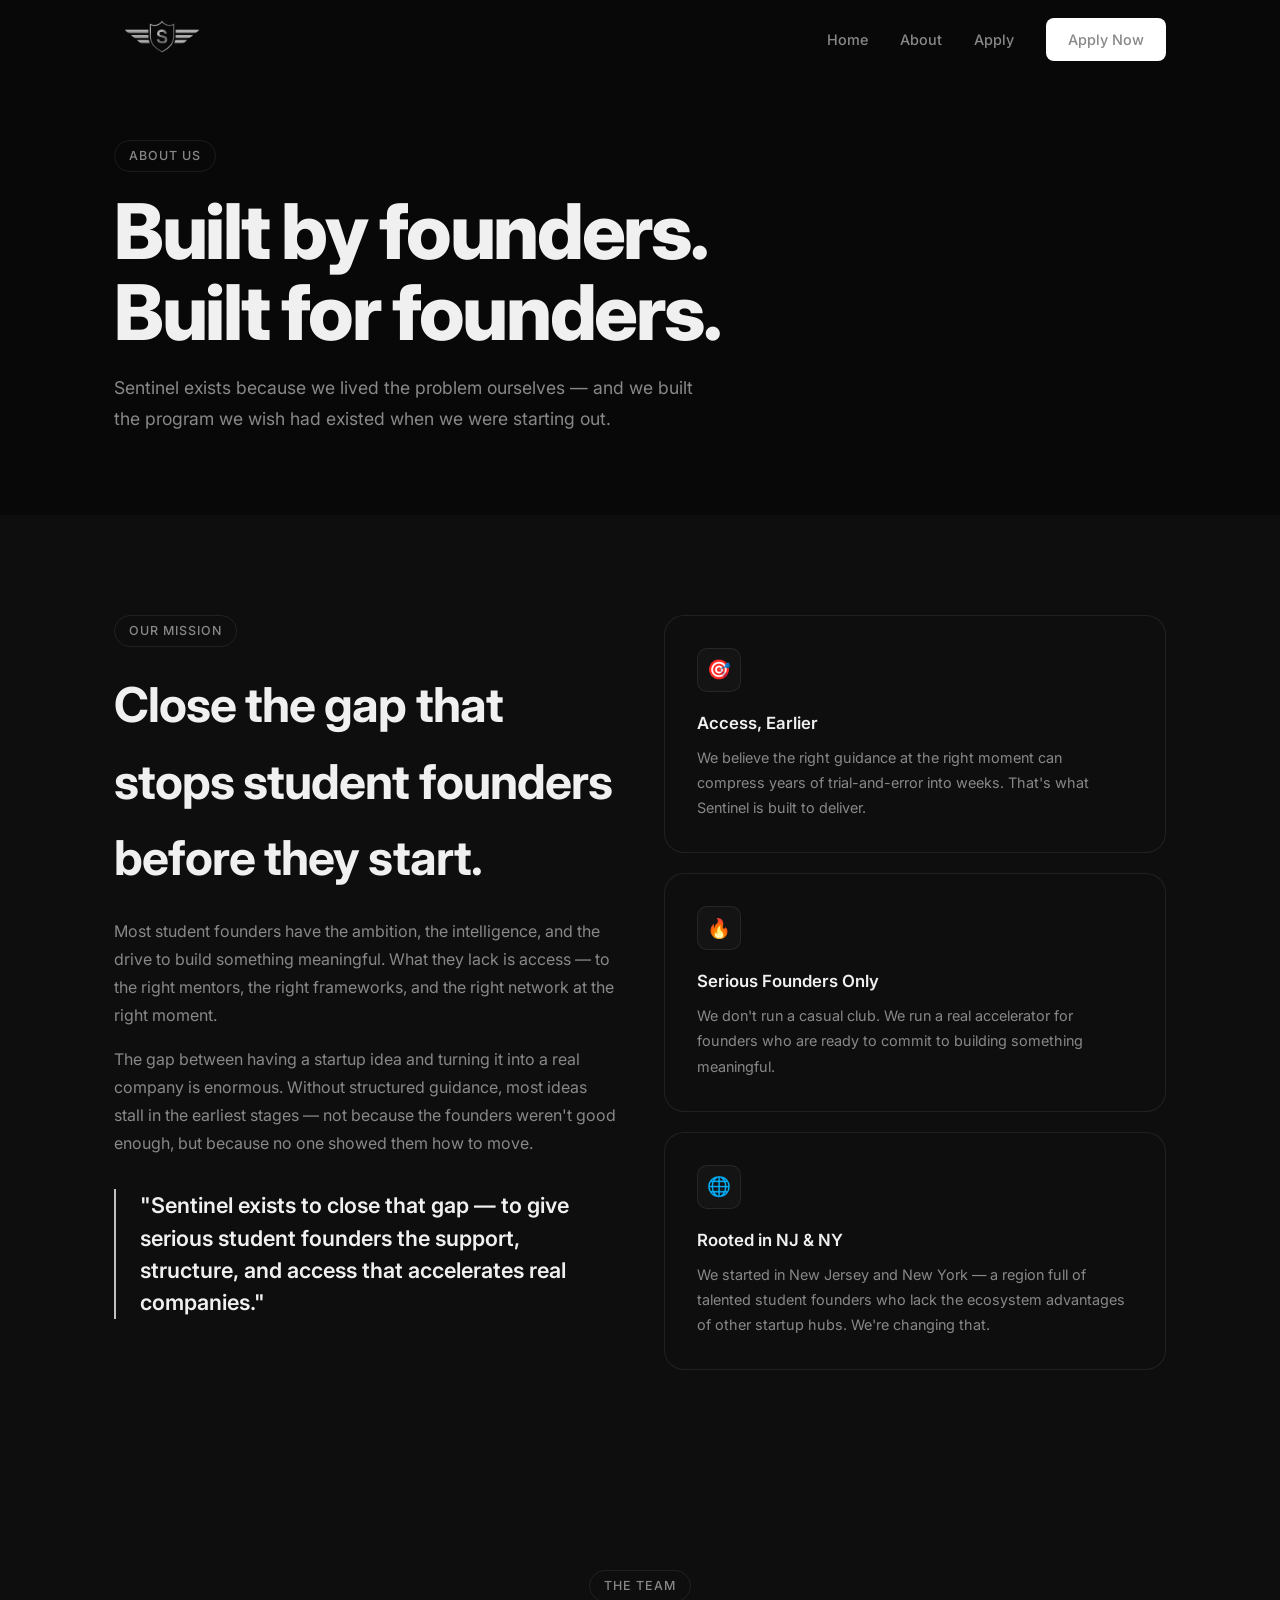
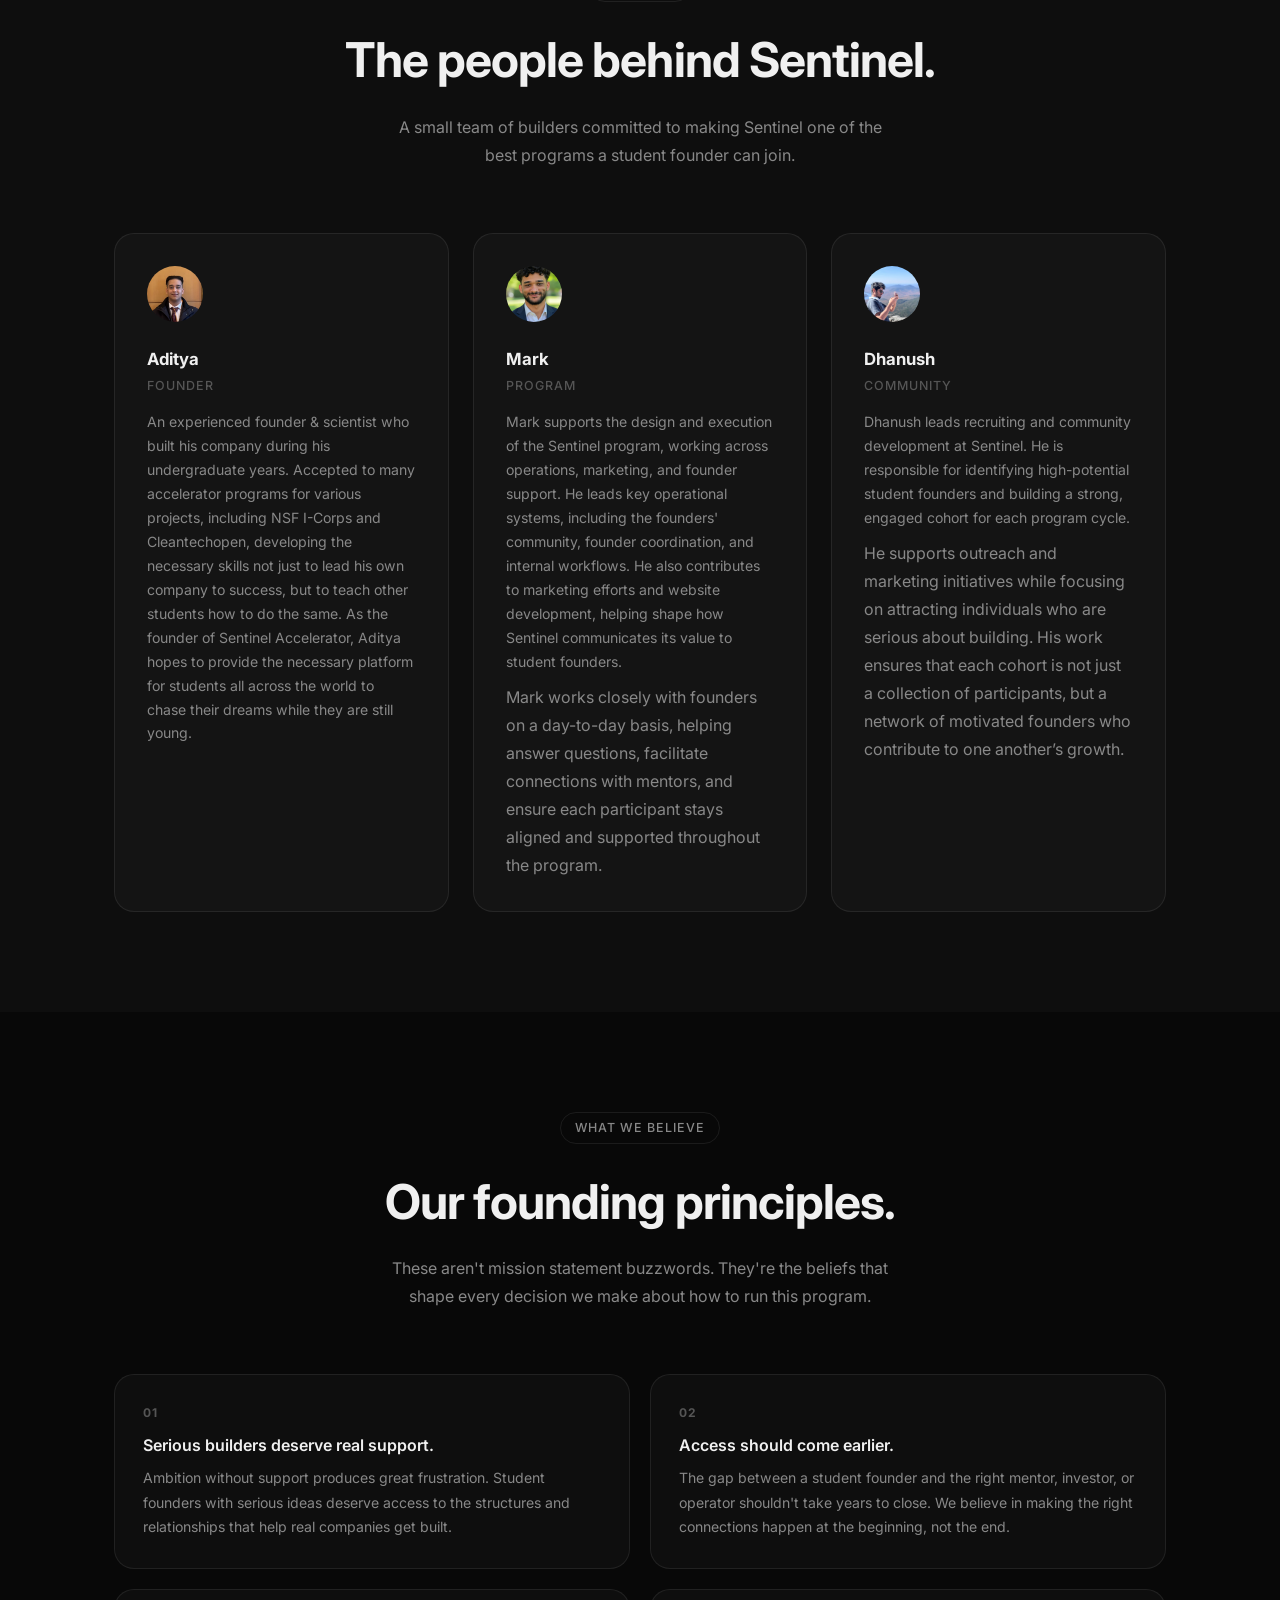
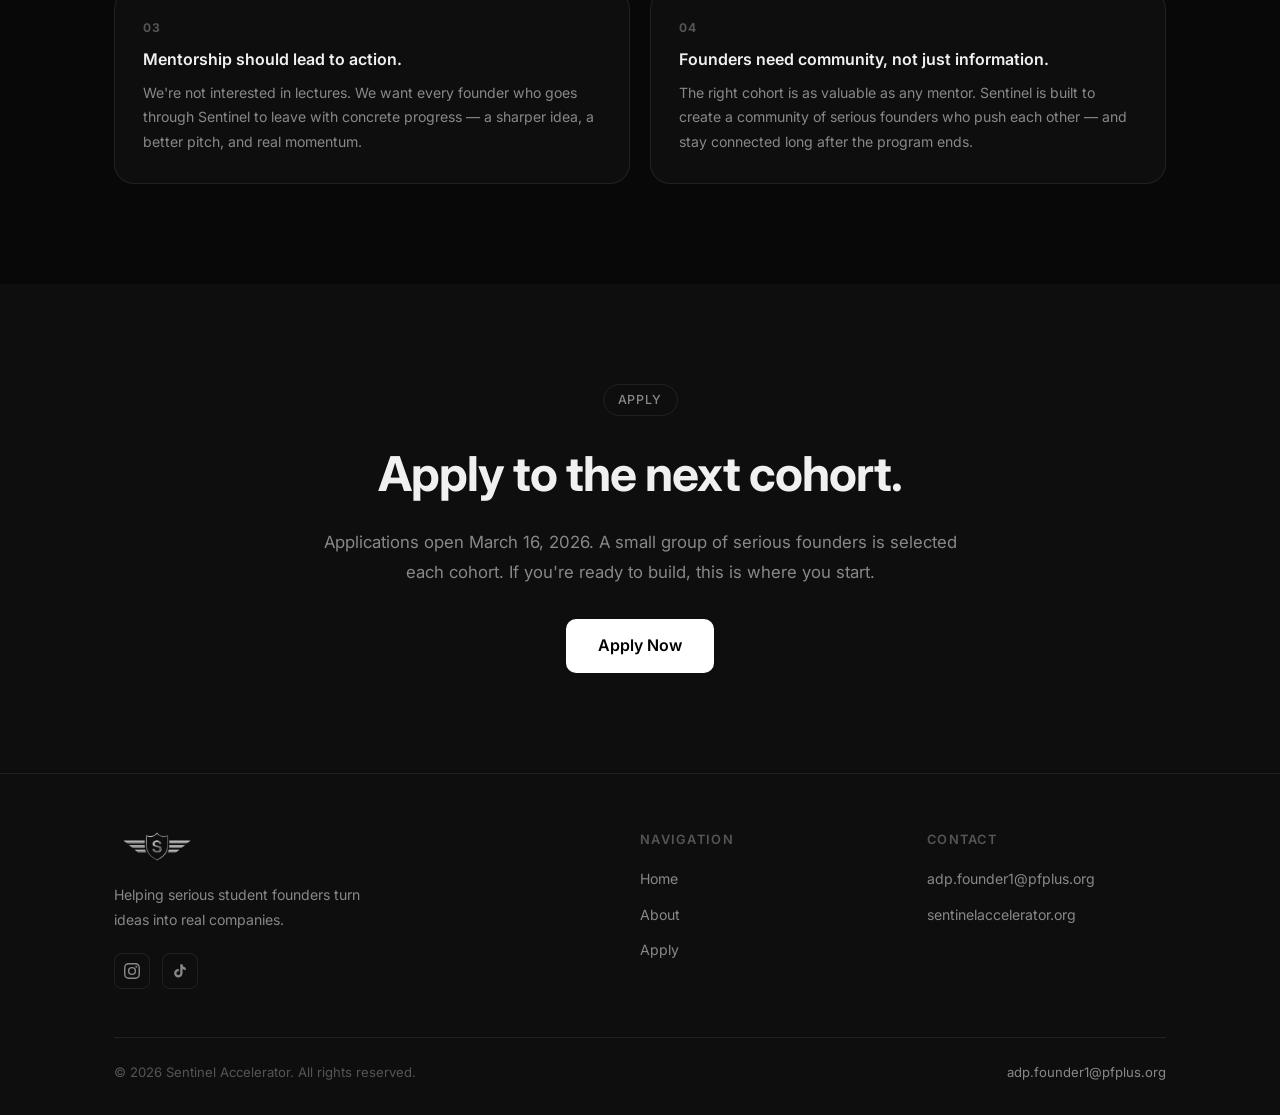
<file: about.html>
<!DOCTYPE html>
<html lang="en">

<head>
    <meta charset="UTF-8" />
    <meta name="viewport" content="width=device-width, initial-scale=1.0" />
    <title>About — Sentinel Accelerator</title>
    <meta name="description"
        content="Learn about Sentinel Accelerator — built by founders who experienced the absence of real support for student builders firsthand." />
    <link rel="stylesheet" href="styles.css" />
    <link rel="icon" href="favicon.ico?v=2" type="image/x-icon" />
    <link rel="shortcut icon" href="favicon.ico?v=2" type="image/x-icon" />
    <script defer src="https://cdn.vercel-insights.com/v1/script.js"></script>
</head>

<body>

    <!-- NAV -->
    <nav id="navbar">
        <div class="container nav-inner">
            <a href="index.html" class="nav-logo">
                <img src="logo.png" alt="Sentinel Accelerator"
                    onerror="this.parentNode.innerHTML='<span style=\'font-weight:800;font-size:1.1rem;letter-spacing:-0.02em\'>SENTINEL</span>'" />
            </a>
            <div class="nav-links" id="nav-links">
                <a href="index.html">Home</a>
                <a href="about.html">About</a>
                <a href="apply.html">Apply</a>
                <a href="apply.html" class="btn btn-primary">Apply Now</a>
            </div>
            <button class="hamburger" id="hamburger" aria-label="Menu">
                <span></span><span></span><span></span>
            </button>
        </div>
    </nav>

    <!-- ABOUT HERO -->
    <section class="about-hero">
        <div class="container">
            <div class="tag reveal">About Us</div>
            <h1 class="reveal reveal-delay-1">Built by founders.<br />Built for founders.</h1>
            <p class="reveal reveal-delay-2">Sentinel exists because we lived the problem ourselves — and we built the
                program we wish had existed when we were starting out.</p>
        </div>
    </section>

    <!-- MISSION -->
    <section id="mission" style="background: var(--bg2);">
        <div class="container">
            <div class="mission-grid">
                <div class="mission-text">
                    <div class="tag reveal">Our Mission</div>
                    <h2 class="reveal reveal-delay-1">Close the gap that stops student founders before they start.</h2>
                    <p class="reveal reveal-delay-2" style="margin-top: 20px;">Most student founders have the ambition,
                        the intelligence, and the drive to build something meaningful. What they lack is access — to the
                        right mentors, the right frameworks, and the right network at the right moment.</p>
                    <p class="reveal reveal-delay-3" style="margin-top: 16px;">The gap between having a startup idea and
                        turning it into a real company is enormous. Without structured guidance, most ideas stall in the
                        earliest stages — not because the founders weren't good enough, but because no one showed them
                        how to move.</p>
                    <div class="mission-pull reveal reveal-delay-4">"Sentinel exists to close that gap — to give serious
                        student founders the support, structure, and access that accelerates real companies."</div>
                </div>
                <div>
                    <div class="card reveal reveal-delay-2" style="margin-bottom: 20px;">
                        <div class="card-icon">🎯</div>
                        <div class="card-title">Access, Earlier</div>
                        <p class="card-desc">We believe the right guidance at the right moment can compress years of
                            trial-and-error into weeks. That's what Sentinel is built to deliver.</p>
                    </div>
                    <div class="card reveal reveal-delay-3" style="margin-bottom: 20px;">
                        <div class="card-icon">🔥</div>
                        <div class="card-title">Serious Founders Only</div>
                        <p class="card-desc">We don't run a casual club. We run a real accelerator for founders who are
                            ready to commit to building something meaningful.</p>
                    </div>
                    <div class="card reveal reveal-delay-4">
                        <div class="card-icon">🌐</div>
                        <div class="card-title">Rooted in NJ &amp; NY</div>
                        <p class="card-desc">We started in New Jersey and New York — a region full of talented student
                            founders who lack the ecosystem advantages of other startup hubs. We're changing that.</p>
                    </div>
                </div>
            </div>
        </div>
    </section>

    <!-- TEAM -->
    <section id="team" style="background: var(--bg2);">
        <div class="container">
            <div class="section-header">
                <div class="tag reveal">The Team</div>
                <h2 class="reveal reveal-delay-1">The people behind Sentinel.</h2>
                <p class="reveal reveal-delay-2" style="max-width: 500px; margin: 0 auto;">A small team of builders
                    committed to making Sentinel one of the best programs a student founder can join.</p>
            </div>
            <div class="team-grid">
                <div class="team-card reveal reveal-delay-1">
                    <img src="aditya.jpg"
                        style="width:56px;height:56px;border-radius:50%;object-fit:cover;margin-bottom:16px;"
                        alt="Aditya" />
                    <div class="team-name">Aditya</div>
                    <div class="team-role">Founder</div>
                    <p class="team-bio">An experienced founder & scientist who built his company during his undergraduate
                        years. Accepted to many
                        accelerator programs for various projects, including NSF I-Corps and Cleantechopen, developing
                        the necessary skills not just
                        to lead his own company to success, but to teach other students how to do the same. As the
                        founder of Sentinel Accelerator,
                        Aditya hopes to provide the necessary platform for students all across the world to chase their
                        dreams while they are still
                        young.</p>
                </div>
                <div class="team-card reveal reveal-delay-2">
                    <img src="mark.jpg"
                        style="width:56px;height:56px;border-radius:50%;object-fit:cover;margin-bottom:16px;"
                        alt="Mark" />
                    <div class="team-name">Mark</div>
                    <div class="team-role">Program</div>
                    <p class="team-bio">Mark supports the design and execution of the Sentinel program, working across
                        operations, marketing, and founder
                        support. He leads key operational systems, including the founders' community, founder
                        coordination, and internal
                        workflows. He also contributes to marketing efforts and website development, helping shape how
                        Sentinel communicates its value to
                        student founders.</p>
                    <p style="margin-top: 9px;">Mark works closely with founders on a day-to-day basis, helping answer
                        questions, facilitate connections
                        with mentors, and ensure each participant stays aligned and supported throughout the program.
                    </p>
                </div>
                <div class="team-card reveal reveal-delay-3">
                    <img src="danush.jpg"
                        style="width:56px;height:56px;border-radius:50%;object-fit:cover;margin-bottom:16px;"
                        alt="Danush" />
                    <div class="team-name">Dhanush</div>
                    <div class="team-role">Community</div>
                    <p class="team-bio">Dhanush leads recruiting and community development at Sentinel. He is
                        responsible for identifying high-potential
                        student founders and building a strong, engaged cohort for each program cycle.</p>
                    <p style="margin-top: 9px;">He supports outreach and marketing initiatives while focusing on
                        attracting individuals who are serious
                        about building. His work ensures that each cohort is not just a collection of participants, but
                        a network of motivated founders who
                        contribute to one another’s growth.</p>
                </div>
            </div>
        </div>
    </section>

    <!-- WHAT SENTINEL BELIEVES -->
    <section id="beliefs">
        <div class="container">
            <div class="section-header">
                <div class="tag reveal">What We Believe</div>
                <h2 class="reveal reveal-delay-1">Our founding principles.</h2>
                <p class="reveal reveal-delay-2" style="max-width: 520px; margin: 0 auto;">These aren't mission
                    statement buzzwords. They're the beliefs that shape every decision we make about how to run this
                    program.</p>
            </div>
            <div class="beliefs-grid">
                <div class="belief-item reveal reveal-delay-1">
                    <div class="belief-num">01</div>
                    <div class="belief-title">Serious builders deserve real support.</div>
                    <p class="belief-desc">Ambition without support produces great frustration. Student founders with
                        serious ideas deserve access to the structures and relationships that help real companies get
                        built.</p>
                </div>
                <div class="belief-item reveal reveal-delay-2">
                    <div class="belief-num">02</div>
                    <div class="belief-title">Access should come earlier.</div>
                    <p class="belief-desc">The gap between a student founder and the right mentor, investor, or operator
                        shouldn't take years to close. We believe in making the right connections happen at the
                        beginning, not the end.</p>
                </div>
                <div class="belief-item reveal reveal-delay-3">
                    <div class="belief-num">03</div>
                    <div class="belief-title">Mentorship should lead to action.</div>
                    <p class="belief-desc">We're not interested in lectures. We want every founder who goes through
                        Sentinel to leave with concrete progress — a sharper idea, a better pitch, and real momentum.
                    </p>
                </div>
                <div class="belief-item reveal reveal-delay-4">
                    <div class="belief-num">04</div>
                    <div class="belief-title">Founders need community, not just information.</div>
                    <p class="belief-desc">The right cohort is as valuable as any mentor. Sentinel is built to create a
                        community of serious founders who push each other — and stay connected long after the program
                        ends.</p>
                </div>
            </div>
        </div>
    </section>

    <!-- ABOUT CTA -->
    <section class="about-cta" style="padding: 100px 0;">
        <div class="container">
            <div class="final-cta-inner">
                <div class="tag reveal">Apply</div>
                <h2 class="reveal reveal-delay-1">Apply to the next cohort.</h2>
                <p class="reveal reveal-delay-2">Applications open March 16, 2026. A small group of serious founders is
                    selected each cohort. If you're ready to build, this is where you start.</p>
                <div class="reveal reveal-delay-3">
                    <a href="apply.html" class="btn btn-primary btn-lg">Apply Now</a>
                </div>
            </div>
        </div>
    </section>

    <!-- FOOTER -->
    <footer>
        <div class="container">
            <div class="footer-top">
                <div class="footer-brand">
                    <img src="logo.png" alt="Sentinel Accelerator"
                        onerror="this.parentNode.innerHTML='<span style=\'font-weight:800;font-size:1.05rem;letter-spacing:-0.02em;display:block;margin-bottom:12px\'>SENTINEL</span>'" />
                    <p class="footer-mission">Helping serious student founders turn ideas into real companies.</p>
                    <div class="footer-social">
                        <a href="https://instagram.com" target="_blank" class="social-link" aria-label="Instagram">
                            <svg width="16" height="16" viewBox="0 0 24 24" fill="currentColor">
                                <path
                                    d="M12 2.163c3.204 0 3.584.012 4.85.07 3.252.148 4.771 1.691 4.919 4.919.058 1.265.069 1.645.069 4.849 0 3.205-.012 3.584-.069 4.849-.149 3.225-1.664 4.771-4.919 4.919-1.266.058-1.644.07-4.85.07-3.204 0-3.584-.012-4.849-.07-3.26-.149-4.771-1.699-4.919-4.92-.058-1.265-.07-1.644-.07-4.849 0-3.204.013-3.583.07-4.849.149-3.227 1.664-4.771 4.919-4.919 1.266-.057 1.645-.069 4.849-.069zM12 0C8.741 0 8.333.014 7.053.072 2.695.272.273 2.69.073 7.052.014 8.333 0 8.741 0 12c0 3.259.014 3.668.072 4.948.2 4.358 2.618 6.78 6.98 6.98C8.333 23.986 8.741 24 12 24c3.259 0 3.668-.014 4.948-.072 4.354-.2 6.782-2.618 6.979-6.98.059-1.28.073-1.689.073-4.948 0-3.259-.014-3.667-.072-4.947-.196-4.354-2.617-6.78-6.979-6.98C15.668.014 15.259 0 12 0zm0 5.838a6.162 6.162 0 100 12.324 6.162 6.162 0 000-12.324zM12 16a4 4 0 110-8 4 4 0 010 8zm6.406-11.845a1.44 1.44 0 100 2.881 1.44 1.44 0 000-2.881z" />
                            </svg>
                        </a>
                        <a href="https://tiktok.com" target="_blank" class="social-link" aria-label="TikTok">
                            <svg width="16" height="16" viewBox="0 0 24 24" fill="currentColor">
                                <path
                                    d="M19.59 6.69a4.83 4.83 0 01-3.77-4.25V2h-3.45v13.67a2.89 2.89 0 01-2.88 2.5 2.89 2.89 0 01-2.89-2.89 2.89 2.89 0 012.89-2.89c.28 0 .54.04.79.1V9.01a6.33 6.33 0 00-.79-.05 6.34 6.34 0 00-6.34 6.34 6.34 6.34 0 006.34 6.34 6.34 6.34 0 006.33-6.34V9.17a8.18 8.18 0 004.79 1.53V7.26a4.85 4.85 0 01-1.02-.57z" />
                            </svg>
                        </a>
                    </div>
                </div>
                <div class="footer-col">
                    <h4>Navigation</h4>
                    <ul>
                        <li><a href="index.html">Home</a></li>
                        <li><a href="about.html">About</a></li>
                        <li><a href="apply.html">Apply</a></li>
                    </ul>
                </div>
                <div class="footer-col">
                    <h4>Contact</h4>
                    <ul>
                        <li><a href="mailto:adp.founder1@pfplus.org">adp.founder1@pfplus.org</a></li>
                        <li><a href="https://sentinelaccelerator.org" target="_blank">sentinelaccelerator.org</a></li>
                    </ul>
                </div>
            </div>
            <div class="footer-bottom">
                <span>© 2026 Sentinel Accelerator. All rights reserved.</span>
                <a href="mailto:adp.founder1@pfplus.org">adp.founder1@pfplus.org</a>
            </div>
        </div>
    </footer>

    <script>
        const navbar = document.getElementById('navbar');
        window.addEventListener('scroll', () => navbar.classList.toggle('scrolled', window.scrollY > 20));
        const hamburger = document.getElementById('hamburger');
        const navLinks = document.getElementById('nav-links');
        hamburger.addEventListener('click', () => navLinks.classList.toggle('open'));
        navLinks.querySelectorAll('a').forEach(link => link.addEventListener('click', () => navLinks.classList.remove('open')));

        const reveals = document.querySelectorAll('.reveal');
        const observer = new IntersectionObserver(entries => {
            entries.forEach(e => { if (e.isIntersecting) e.target.classList.add('visible'); });
        }, { threshold: 0.1 });
        reveals.forEach(el => observer.observe(el));
        setTimeout(() => document.querySelectorAll('.about-hero .reveal').forEach(el => el.classList.add('visible')), 100);
    </script>
</body>

</html>
</file>
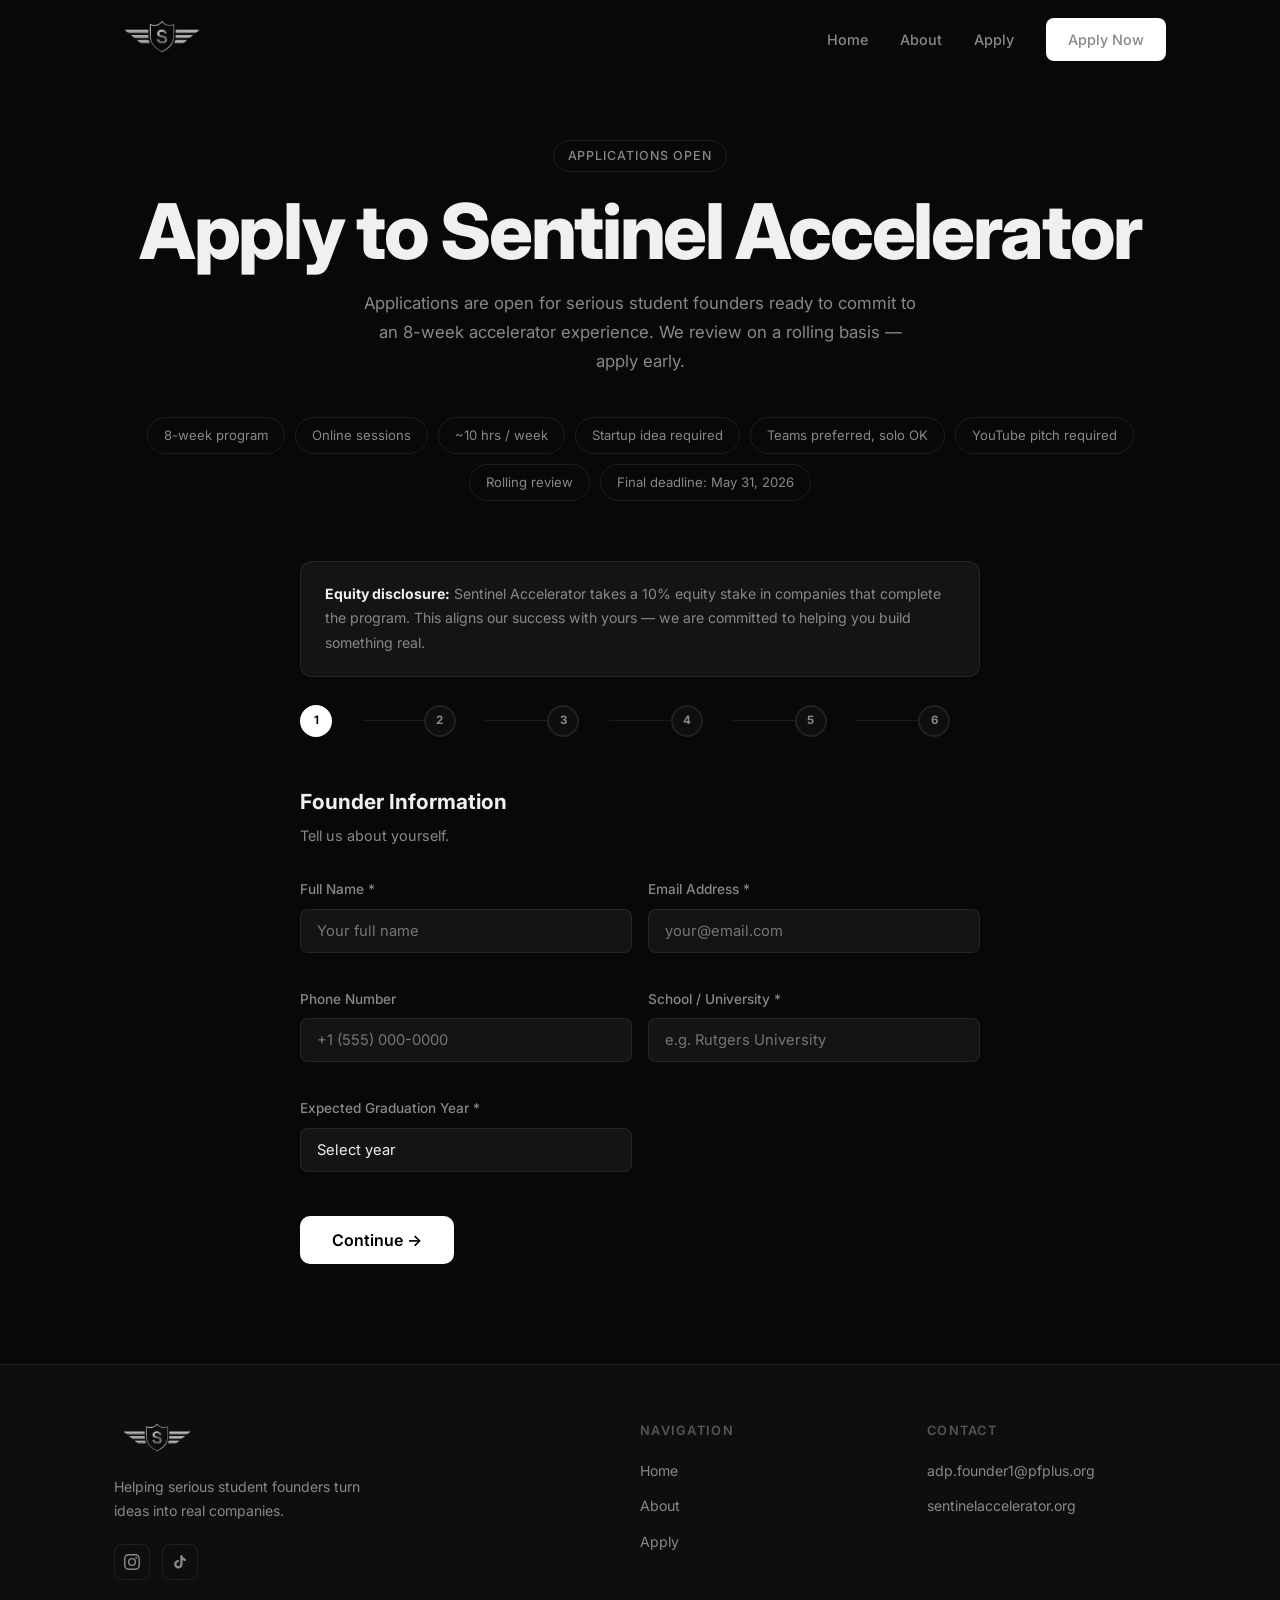
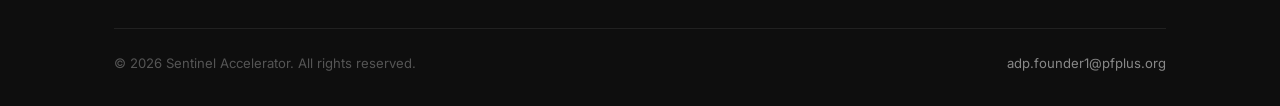
<file: apply.html>
<!DOCTYPE html>
<html lang="en">

<head>
    <meta charset="UTF-8" />
    <meta name="viewport" content="width=device-width, initial-scale=1.0" />
    <title>Apply — Sentinel Accelerator</title>
    <meta name="description"
        content="Apply to Sentinel Accelerator — an 8-week program for serious student founders in New Jersey and New York." />
    <link rel="stylesheet" href="styles.css" />
    <link rel="icon" href="favicon.ico?v=2" type="image/x-icon" />
    <link rel="shortcut icon" href="favicon.ico?v=2" type="image/x-icon" />
    <script defer src="https://cdn.vercel-insights.com/v1/script.js"></script>
</head>

<body>

    <nav id="navbar">
        <div class="container nav-inner">
            <a href="index.html" class="nav-logo">
                <img src="logo.png" alt="Sentinel Accelerator"
                    onerror="this.parentNode.innerHTML='<span style=\'font-weight:800;font-size:1.1rem;letter-spacing:-0.02em\'>SENTINEL</span>'" />
            </a>
            <div class="nav-links" id="nav-links">
                <a href="index.html">Home</a>
                <a href="about.html">About</a>
                <a href="apply.html">Apply</a>
                <a href="apply.html" class="btn btn-primary">Apply Now</a>
            </div>
            <button class="hamburger" id="hamburger" aria-label="Menu">
                <span></span><span></span><span></span>
            </button>
        </div>
    </nav>

    <div class="apply-hero">
        <div class="container">
            <div class="tag reveal">Applications Open</div>
            <h1 class="reveal reveal-delay-1">Apply to Sentinel Accelerator</h1>
            <p class="reveal reveal-delay-2">Applications are open for serious student founders ready to commit to an
                8-week accelerator experience. We review on a rolling basis — apply early.</p>
            <div class="apply-meta reveal reveal-delay-3">
                <span class="apply-meta-tag">8-week program</span>
                <span class="apply-meta-tag">Online sessions</span>
                <span class="apply-meta-tag">~10 hrs / week</span>
                <span class="apply-meta-tag">Startup idea required</span>
                <span class="apply-meta-tag">Teams preferred, solo OK</span>
                <span class="apply-meta-tag">YouTube pitch required</span>
                <span class="apply-meta-tag">Rolling review</span>
                <span class="apply-meta-tag">Final deadline: May 31, 2026</span>
            </div>
        </div>
    </div>

    <div class="apply-form-section">
        <div class="container">
            <div class="form-wrap">

                <div class="equity-notice reveal">
                    <p><strong>Equity disclosure:</strong> Sentinel Accelerator takes a 10% equity stake in companies
                        that complete the program. This aligns our success with yours — we are committed to helping you
                        build something real.</p>
                </div>

                <div class="progress-bar reveal reveal-delay-1" id="progress-bar">
                    <div class="progress-step">
                        <div class="progress-dot active" id="dot-1">1</div>
                    </div>
                    <div class="progress-line" id="line-1"></div>
                    <div class="progress-step">
                        <div class="progress-dot" id="dot-2">2</div>
                    </div>
                    <div class="progress-line" id="line-2"></div>
                    <div class="progress-step">
                        <div class="progress-dot" id="dot-3">3</div>
                    </div>
                    <div class="progress-line" id="line-3"></div>
                    <div class="progress-step">
                        <div class="progress-dot" id="dot-4">4</div>
                    </div>
                    <div class="progress-line" id="line-4"></div>
                    <div class="progress-step">
                        <div class="progress-dot" id="dot-5">5</div>
                    </div>
                    <div class="progress-line" id="line-5"></div>
                    <div class="progress-step">
                        <div class="progress-dot" id="dot-6">6</div>
                    </div>
                </div>

                <form id="apply-form">

                    <!-- STEP 1 -->
                    <div class="step-panel active" id="step-1">
                        <div class="step-title">Founder Information</div>
                        <div class="step-subtitle">Tell us about yourself.</div>
                        <div class="form-grid">
                            <div class="form-group">
                                <label for="full-name">Full Name *</label>
                                <input type="text" id="full-name" name="Full Name" placeholder="Your full name"
                                    required />
                            </div>
                            <div class="form-group">
                                <label for="email">Email Address *</label>
                                <input type="email" id="email" name="Email" placeholder="your@email.com" required />
                            </div>
                            <div class="form-group">
                                <label for="phone">Phone Number</label>
                                <input type="tel" id="phone" name="Phone" placeholder="+1 (555) 000-0000" />
                            </div>
                            <div class="form-group">
                                <label for="school">School / University *</label>
                                <input type="text" id="school" name="School" placeholder="e.g. Rutgers University"
                                    required />
                            </div>
                            <div class="form-group">
                                <label for="grad-year">Expected Graduation Year *</label>
                                <select id="grad-year" name="Graduation Year" required>
                                    <option value="" disabled selected>Select year</option>
                                    <option>2025</option>
                                    <option>2026</option>
                                    <option>2027</option>
                                    <option>2028</option>
                                    <option>2029</option>
                                    <option>2030+</option>
                                </select>
                            </div>
                        </div>
                        <div class="form-row">
                            <button type="button" class="btn btn-primary btn-lg" onclick="nextStep(1)">Continue
                                →</button>
                        </div>
                    </div>

                    <!-- STEP 2 -->
                    <div class="step-panel" id="step-2">
                        <div class="step-title">Startup Information</div>
                        <div class="step-subtitle">Tell us about your idea.</div>
                        <div class="form-group">
                            <label for="startup-name">Startup / Project Name *</label>
                            <input type="text" id="startup-name" name="Startup Name" placeholder="What do you call it?"
                                required />
                        </div>
                        <div class="form-group">
                            <label for="describe">Describe your idea *</label>
                            <textarea id="describe" name="Idea Description"
                                placeholder="What are you building? Keep it clear and direct." required></textarea>
                        </div>
                        <div class="form-group">
                            <label for="problem">What problem are you solving? *</label>
                            <textarea id="problem" name="Problem" placeholder="Who has this problem? How painful is it?"
                                required></textarea>
                        </div>
                        <div class="form-group">
                            <label for="industry">Industry *</label>
                            <select id="industry" name="Industry" required>
                                <option value="" disabled selected>Select industry</option>
                                <option>SaaS / Software</option>
                                <option>Fintech</option>
                                <option>Healthcare / Biotech</option>
                                <option>Consumer</option>
                                <option>Marketplace</option>
                                <option>Hardware / Deep Tech</option>
                                <option>Education</option>
                                <option>AI / Machine Learning</option>
                                <option>Other</option>
                            </select>
                        </div>
                        <div class="form-group">
                            <label for="target-customers">Who are your target customers or users? *</label>
                            <textarea id="target-customers" name="Target Customers" placeholder="Who are they? consumer or business?"
                                required></textarea>
                        </div>
                        <div class="form-group">
                            <label for="market-size">How big is this market or opportunity? *</label>
                            <textarea id="market-size" name="Market Size" placeholder="How much potential?"
                                required></textarea>
                        </div>
                        <div class="form-group">
                            <label for="why-now">Why now? Tell us, what traction or validation do you have so far, and 
                                How did you get it? Also, describe what steps you and your team members are taking in 
                                your life or career that would prove that you are all able to commit to your business 
                                (200 words max) *</label>
                            <textarea id="why-now" name="Why Now"
                                placeholder="What's changed that makes this the right time?" required></textarea>
                        </div>
                        <div class="form-group">
                            <label for="competitors">Who are your competitors *</label>
                            <input type="text" id="competitors" name="Competitors" placeholder="What are there names?"
                                required />
                        </div>
                        <div class="form-group">
                            <label for="differentiation">What’s innovative or differentiated about your solution? *</label>
                            <textarea id="differentiation" name="Differentiation" placeholder="How are you unique?"
                                required></textarea>
                        </div>
                        <div class="form-group">
                            <label for="stage">What stage is your team at? *</label>
                            <select id="stage" name="Stage" required>
                                <option value="" disabled selected>Select stage</option>
                                <option>Just an idea</option>
                                <option>Built a prototype</option>
                                <option>Filed or received a patent / Biotech</option>
                                <option>Generating revenue</option>
                                <option>Other</option>
                            </select>
                        </div>
                        <div class="form-group">
                            <label for="stage-other">If you answered "other" above, please explain here</label>
                            <textarea id="stage-other" name="Stage Other"
                                placeholder="e.g. pivoting strategy, stealth mode"></textarea>
                        </div>
                        <div class="form-group">
                            <label for="biggest-challenge">What is your biggest challenge right now? *</label>
                            <textarea id="biggest-challenge" name="Biggest Challenge" placeholder="Connections? Resources? Preparedness? Team?"
                                required></textarea>
                        </div>
                        <div class="form-row">
                            <button type="button" class="btn btn-secondary btn-lg" onclick="prevStep(2)">← Back</button>
                            <button type="button" class="btn btn-primary btn-lg" onclick="nextStep(2)">Continue
                                →</button>
                        </div>
                    </div>

                    <!-- STEP 3 -->
                    <div class="step-panel" id="step-3">
                        <div class="step-title">Your Team</div>
                        <div class="step-subtitle">Tell us who's building with you.</div>
                        <div class="form-group">
                            <label>Are you applying solo or as a team?</label>
                            <div class="radio-group">
                                <label class="radio-opt"><input type="radio" name="team-type" value="solo" /> Solo
                                    founder</label>
                                <label class="radio-opt"><input type="radio" name="team-type" value="team" />
                                    Team</label>
                            </div>
                        </div>
                        <div class="form-group">
                            <label for="team-size">Team size (including you)</label>
                            <select id="team-size" name="Team Size">
                                <option value="" disabled selected>Select</option>
                                <option>1 (solo)</option>
                                <option>2</option>
                                <option>3</option>
                                <option>4+</option>
                            </select>
                        </div>
                        <div class="form-group">
                            <label for="team-background">Why is your team the right one to build this? Highlight relevant background or connection *</label>
                            <textarea id="team-background" name="Team Background" placeholder="What makes you the perfect team to accomplish your goal?"
                                required></textarea>
                        </div>
                        <div class="form-row">
                            <button type="button" class="btn btn-secondary btn-lg" onclick="prevStep(3)">← Back</button>
                            <button type="button" class="btn btn-primary btn-lg" onclick="nextStep(3)">Continue
                                →</button>
                        </div>
                    </div>

                    <!-- STEP 4 -->
                    <div class="step-panel" id="step-4">
                        <div class="step-title">Commitment</div>
                        <div class="step-subtitle">We want to understand your level of seriousness.</div>
                        <div class="form-group">
                            <label for="why-sentinel">Why do you want to join Sentinel? *</label>
                            <textarea id="why-sentinel" name="Why Sentinel"
                                placeholder="Be specific. What are you hoping to get out of this? What are you building toward?"
                                required></textarea>
                        </div>
                        <div class="form-group">
                            <label>Building a company takes serious effort. Are you fully committed to putting in the hard work required to grow your business? *</label>
                            <div class="radio-group">
                                <label class="radio-opt"><input type="radio" name="time-commit" value="yes" required />
                                    Yes, I'm ready to build</label>
                                <label class="radio-opt"><input type="radio" name="time-commit" value="no" /> I'm just
                                    exploring right now</label>
                            </div>
                        </div>
                        <div class="form-group">
                            <label>Are you willing to continue pursuing the venture if serious investor interest
                                emerges? *</label>
                            <div class="radio-group">
                                <label class="radio-opt"><input type="radio" name="investor-commit" value="yes"
                                        required /> Yes</label>
                                <label class="radio-opt"><input type="radio" name="investor-commit" value="unsure" />
                                    Unsure</label>
                            </div>
                        </div>
                        <div class="form-row">
                            <button type="button" class="btn btn-secondary btn-lg" onclick="prevStep(4)">← Back</button>
                            <button type="button" class="btn btn-primary btn-lg" onclick="nextStep(4)">Continue
                                →</button>
                        </div>
                    </div>

                    <!-- STEP 5 -->
                    <div class="step-panel" id="step-5">
                        <div class="step-title">Links &amp; Pitch</div>
                        <div class="step-subtitle">Help us learn more about you and your startup.</div>
                        <div class="form-group">
                            <label for="linkedin">LinkedIn Profile</label>
                            <input type="url" id="linkedin" name="LinkedIn"
                                placeholder="https://linkedin.com/in/yourname" />
                        </div>
                        <div class="form-group">
                            <label for="deck-link">Deck / Demo / Website (optional)</label>
                            <input type="url" id="deck-link" name="Deck or Demo Link"
                                placeholder="Optional — share if you have something to show" />
                        </div>
                        <div class="form-group">
                            <label for="pitch-video">YouTube Pitch Video Link *</label>
                            <input type="url" id="pitch-video" name="YouTube Pitch Video"
                                placeholder="https://youtube.com/watch?v=..." required />
                            <p style="font-size:0.8rem; color:var(--text-dim); margin-top:8px;">Please keep your pitch
                                video under 3 minutes. Cover: what you're building, who it's for, and why you. Unlisted
                                videos are fine.</p>
                        </div>
                        <div class="form-row">
                            <button type="button" class="btn btn-secondary btn-lg" onclick="prevStep(5)">← Back</button>
                            <button type="button" class="btn btn-primary btn-lg" onclick="nextStep(5)">Continue
                                →</button>
                        </div>
                    </div>

                    <!-- STEP 6 -->
                    <div class="step-panel" id="step-6">
                        <div class="step-title">Review &amp; Submit</div>
                        <div class="step-subtitle">Almost there. Please review the equity disclosure before submitting.
                        </div>
                        <div class="equity-notice" style="margin-bottom: 24px;">
                            <p><strong>Equity:</strong> By submitting this application, you acknowledge that Sentinel
                                Accelerator takes a 10% equity stake in companies that complete the program. This is
                                disclosed upfront and reflects our commitment to your long-term success.</p>
                        </div>
                        <div class="form-group">
                            <div class="checkbox-group">
                                <input type="checkbox" id="equity-confirm" name="Equity Check" value="Acknowledged" required />
                                <label for="equity-confirm">I understand and acknowledge the equity terms described
                                    above.</label>
                            </div>
                        </div>
                        <div class="form-group">
                            <div class="checkbox-group">
                                <input type="checkbox" id="commitment-confirm" name="Commitment Check" value="Confirmed" required />
                                <label for="commitment-confirm">I confirm that the information provided in this
                                    application is accurate.</label>
                            </div>
                        </div>
                        <div class="form-row" style="margin-top: 32px;">
                            <button type="button" class="btn btn-secondary btn-lg" onclick="prevStep(6)">← Back</button>
                            <button type="submit" class="btn btn-primary btn-lg" id="submit-btn">Submit Application
                                →</button>
                        </div>
                        <p id="form-status" style="margin-top: 16px; font-size: 0.88rem; color: #e07070;"></p>
                    </div>

                </form>

                <!-- SUCCESS STATE -->
                <div class="submit-success" id="submit-success">
                    <div class="success-icon">✓</div>
                    <div class="success-title">Application received.</div>
                    <p class="success-text">Thank you for applying to Sentinel Accelerator. Our team reviews
                        applications on a rolling basis. If your application moves forward, we will contact you about
                        the next step.</p>
                    <div class="success-social">
                        <a href="https://www.instagram.com/sentinelaccelerator/" target="_blank" class="btn btn-secondary">Follow on
                            Instagram</a>
                        <a href="https://www.tiktok.com/@sentinel_accelerator" target="_blank" class="btn btn-secondary">Follow on TikTok</a>
                    </div>
                </div>

            </div>
        </div>
    </div>

    <footer>
        <div class="container">
            <div class="footer-top">
                <div class="footer-brand">
                    <img src="logo.png" alt="Sentinel Accelerator"
                        onerror="this.parentNode.innerHTML='<span style=\'font-weight:800;font-size:1.05rem;letter-spacing:-0.02em;display:block;margin-bottom:12px\'>SENTINEL</span>'" />
                    <p class="footer-mission">Helping serious student founders turn ideas into real companies.</p>
                    <div class="footer-social">
                        <a href="https://instagram.com" target="_blank" class="social-link" aria-label="Instagram">
                            <svg width="16" height="16" viewBox="0 0 24 24" fill="currentColor">
                                <path
                                    d="M12 2.163c3.204 0 3.584.012 4.85.07 3.252.148 4.771 1.691 4.919 4.919.058 1.265.069 1.645.069 4.849 0 3.205-.012 3.584-.069 4.849-.149 3.225-1.664 4.771-4.919 4.919-1.266.058-1.644.07-4.85.07-3.204 0-3.584-.012-4.849-.07-3.26-.149-4.771-1.699-4.919-4.92-.058-1.265-.07-1.644-.07-4.849 0-3.204.013-3.583.07-4.849.149-3.227 1.664-4.771 4.919-4.919 1.266-.057 1.645-.069 4.849-.069zM12 0C8.741 0 8.333.014 7.053.072 2.695.272.273 2.69.073 7.052.014 8.333 0 8.741 0 12c0 3.259.014 3.668.072 4.948.2 4.358 2.618 6.78 6.98 6.98C8.333 23.986 8.741 24 12 24c3.259 0 3.668-.014 4.948-.072 4.354-.2 6.782-2.618 6.979-6.98.059-1.28.073-1.689.073-4.948 0-3.259-.014-3.667-.072-4.947-.196-4.354-2.617-6.78-6.979-6.98C15.668.014 15.259 0 12 0zm0 5.838a6.162 6.162 0 100 12.324 6.162 6.162 0 000-12.324zM12 16a4 4 0 110-8 4 4 0 010 8zm6.406-11.845a1.44 1.44 0 100 2.881 1.44 1.44 0 000-2.881z" />
                            </svg>
                        </a>
                        <a href="https://tiktok.com" target="_blank" class="social-link" aria-label="TikTok">
                            <svg width="16" height="16" viewBox="0 0 24 24" fill="currentColor">
                                <path
                                    d="M19.59 6.69a4.83 4.83 0 01-3.77-4.25V2h-3.45v13.67a2.89 2.89 0 01-2.88 2.5 2.89 2.89 0 01-2.89-2.89 2.89 2.89 0 012.89-2.89c.28 0 .54.04.79.1V9.01a6.33 6.33 0 00-.79-.05 6.34 6.34 0 00-6.34 6.34 6.34 6.34 0 006.34 6.34 6.34 6.34 0 006.33-6.34V9.17a8.18 8.18 0 004.79 1.53V7.26a4.85 4.85 0 01-1.02-.57z" />
                            </svg>
                        </a>
                    </div>
                </div>
                <div class="footer-col">
                    <h4>Navigation</h4>
                    <ul>
                        <li><a href="index.html">Home</a></li>
                        <li><a href="about.html">About</a></li>
                        <li><a href="apply.html">Apply</a></li>
                    </ul>
                </div>
                <div class="footer-col">
                    <h4>Contact</h4>
                    <ul>
                        <li><a href="mailto:adp.founder1@pfplus.org">adp.founder1@pfplus.org</a></li>
                        <li><a href="https://sentinelaccelerator.org" target="_blank">sentinelaccelerator.org</a></li>
                    </ul>
                </div>
            </div>
            <div class="footer-bottom">
                <span>© 2026 Sentinel Accelerator. All rights reserved.</span>
                <a href="mailto:adp.founder1@pfplus.org">adp.founder1@pfplus.org</a>
            </div>
        </div>
    </footer>

    <script>
        // Navbar
        const navbar = document.getElementById('navbar');
        window.addEventListener('scroll', () => navbar.classList.toggle('scrolled', window.scrollY > 20));
        const hamburger = document.getElementById('hamburger');
        const navLinks = document.getElementById('nav-links');
        hamburger.addEventListener('click', () => navLinks.classList.toggle('open'));

        // Scroll reveal
        const reveals = document.querySelectorAll('.reveal');
        const observer = new IntersectionObserver(entries => {
            entries.forEach(e => { if (e.isIntersecting) e.target.classList.add('visible'); });
        }, { threshold: 0.1 });
        reveals.forEach(el => observer.observe(el));
        setTimeout(() => document.querySelectorAll('.apply-hero .reveal').forEach(el => el.classList.add('visible')), 100);

        // Multi-step form
        let currentStep = 1;
        const totalSteps = 6;

        function updateProgress(step) {
            for (let i = 1; i <= totalSteps; i++) {
                const dot = document.getElementById(`dot-${i}`);
                if (i < step) { dot.className = 'progress-dot done'; dot.textContent = '✓'; }
                else if (i === step) { dot.className = 'progress-dot active'; dot.textContent = i; }
                else { dot.className = 'progress-dot'; dot.textContent = i; }
            }
            for (let i = 1; i < totalSteps; i++) {
                const line = document.getElementById(`line-${i}`);
                line.className = i < step ? 'progress-line done' : 'progress-line';
            }
        }

        function showStep(step) {
            document.querySelectorAll('.step-panel').forEach(p => p.classList.remove('active'));
            document.getElementById(`step-${step}`).classList.add('active');
            updateProgress(step);
            currentStep = step;
            window.scrollTo({ top: document.querySelector('.apply-form-section').offsetTop - 80, behavior: 'smooth' });
        }

        // Validate current step before proceeding
        function validateStep(step) {
            const currentPanel = document.getElementById(`step-${step}`);
            const inputs = currentPanel.querySelectorAll('input, select, textarea');
            for (let input of inputs) {
                if (!input.checkValidity()) {
                    input.reportValidity(); // Shows native browser error bubble
                    return false;
                }
            }
            return true;
        }

        function nextStep(from) {
            if (validateStep(from) && from < totalSteps) {
                showStep(from + 1);
            }
        }

        function prevStep(from) {
            if (from > 1) {
                showStep(from - 1);
            }
        }

        // Form submission — uses FormData (Formspree's recommended AJAX method)
        document.getElementById('apply-form').addEventListener('submit', async function (e) {
            e.preventDefault();

            // Final validation check just in case
            if (!validateStep(6)) return;

            const submitBtn = document.getElementById('submit-btn');
            const statusEl = document.getElementById('form-status');
            submitBtn.textContent = 'Submitting…';
            submitBtn.disabled = true;
            statusEl.textContent = '';

            // Build FormData automatically from all named form elements
            const formData = new FormData(e.target);
            // Time and Investor commitment radio buttons will be included automatically
            // if selected. If not selected, they shouldn't pass validation, but just in case:
            if (!formData.get('time-commit')) formData.append('time-commit', 'Not selected');
            if (!formData.get('investor-commit')) formData.append('investor-commit', 'Not selected');

            fetch('https://formspree.io/f/xyknpjqe', {
                method: 'POST',
                body: formData,
                headers: { 'Accept': 'application/json' }
            }).then(function (response) {
                if (response.ok) {
                    document.getElementById('apply-form').style.display = 'none';
                    document.getElementById('progress-bar').style.display = 'none';
                    document.querySelector('.equity-notice').style.display = 'none';
                    document.getElementById('submit-success').classList.add('shown');
                    window.scrollTo({ top: 0, behavior: 'smooth' });
                } else {
                    response.json().then(function (data) {
                        submitBtn.textContent = 'Submit Application →';
                        submitBtn.disabled = false;
                        statusEl.textContent = data.errors ? data.errors.map(function (e) { return e.message; }).join(', ') : 'Something went wrong. Please try again.';
                    });
                }
            }).catch(function () {
                submitBtn.textContent = 'Submit Application →';
                submitBtn.disabled = false;
                statusEl.textContent = 'Network error. Please check your connection and try again.';
            });
        });
    </script>
</body>

</html>
</file>
<file: styles.css>
@import url('https://fonts.googleapis.com/css2?family=Inter:wght@300;400;500;600;700;800;900&display=swap');

*,
*::before,
*::after {
  box-sizing: border-box;
  margin: 0;
  padding: 0;
}

:root {
  --bg: #080808;
  --bg2: #0e0e0e;
  --bg3: #141414;
  --border: rgba(255, 255, 255, 0.08);
  --border-hover: rgba(255, 255, 255, 0.18);
  --text: #f0f0f0;
  --text-muted: #888;
  --text-dim: #555;
  --accent: #c0c0c0;
  --accent2: #e8e8e8;
  --silver: rgba(192, 192, 192, 0.15);
  --glow: rgba(200, 200, 200, 0.06);
  --radius: 12px;
  --radius-lg: 20px;
}

html {
  scroll-behavior: smooth;
}

body {
  font-family: 'Inter', sans-serif;
  background: var(--bg);
  color: var(--text);
  line-height: 1.6;
  overflow-x: hidden;
}

h1 {
  font-size: clamp(2.4rem, 6vw, 5rem);
  font-weight: 800;
  line-height: 1.05;
  letter-spacing: -0.03em;
}

h2 {
  font-size: clamp(1.8rem, 4vw, 3rem);
  font-weight: 700;
  letter-spacing: -0.02em;
}

h3 {
  font-size: clamp(1.1rem, 2.5vw, 1.5rem);
  font-weight: 600;
}

p {
  color: var(--text-muted);
  font-size: 1rem;
  line-height: 1.75;
}

a {
  text-decoration: none;
  color: inherit;
}

.container {
  max-width: 1100px;
  margin: 0 auto;
  padding: 0 24px;
}

section {
  padding: 100px 0;
}

/* NAV */
nav {
  position: fixed;
  top: 0;
  left: 0;
  right: 0;
  z-index: 1000;
  padding: 18px 0;
  transition: all 0.3s ease;
}

nav.scrolled {
  background: rgba(8, 8, 8, 0.85);
  backdrop-filter: blur(20px);
  -webkit-backdrop-filter: blur(20px);
  border-bottom: 1px solid var(--border);
}

.nav-inner {
  display: flex;
  align-items: center;
  justify-content: space-between;
}

.nav-logo img {
  height: 36px;
}

.nav-links {
  display: flex;
  align-items: center;
  gap: 32px;
}

.nav-links a {
  color: var(--text-muted);
  font-size: 0.9rem;
  font-weight: 500;
  transition: color 0.2s;
}

.nav-links a:hover {
  color: var(--text);
}

.btn {
  display: inline-flex;
  align-items: center;
  gap: 8px;
  padding: 10px 22px;
  border-radius: 8px;
  font-size: 0.9rem;
  font-weight: 600;
  cursor: pointer;
  transition: all 0.25s ease;
  border: none;
  font-family: inherit;
}

.btn-primary {
  background: #fff;
  color: #000;
}

.btn-primary:hover {
  background: var(--accent2);
  box-shadow: 0 0 24px rgba(255, 255, 255, 0.2);
  transform: translateY(-1px);
}

.btn-secondary {
  background: transparent;
  color: var(--text);
  border: 1px solid var(--border-hover);
}

.btn-secondary:hover {
  border-color: rgba(255, 255, 255, 0.4);
  box-shadow: 0 0 16px var(--glow);
  transform: translateY(-1px);
}

.btn-lg {
  padding: 14px 32px;
  font-size: 1rem;
  border-radius: 10px;
}

.hamburger {
  display: none;
  flex-direction: column;
  gap: 5px;
  cursor: pointer;
  background: none;
  border: none;
  padding: 4px;
}

.hamburger span {
  display: block;
  width: 22px;
  height: 2px;
  background: var(--text);
  border-radius: 2px;
  transition: all 0.3s;
}

.tag {
  display: inline-block;
  padding: 5px 14px;
  border-radius: 100px;
  border: 1px solid var(--border);
  color: var(--text-muted);
  font-size: 0.78rem;
  font-weight: 500;
  letter-spacing: 0.08em;
  text-transform: uppercase;
  margin-bottom: 20px;
}

.section-label {
  color: var(--text-dim);
  font-size: 0.78rem;
  font-weight: 600;
  letter-spacing: 0.12em;
  text-transform: uppercase;
  margin-bottom: 16px;
}

.gradient-text {
  background: linear-gradient(135deg, #fff 0%, #aaa 100%);
  -webkit-background-clip: text;
  -webkit-text-fill-color: transparent;
  background-clip: text;
}

.card {
  background: var(--bg2);
  border: 1px solid var(--border);
  border-radius: var(--radius-lg);
  padding: 32px;
  transition: all 0.3s ease;
}

.card:hover {
  border-color: var(--border-hover);
  transform: translateY(-4px);
  box-shadow: 0 8px 32px rgba(0, 0, 0, 0.4), 0 0 0 1px rgba(255, 255, 255, 0.05);
}

.card-icon {
  width: 44px;
  height: 44px;
  border-radius: 10px;
  background: var(--bg3);
  border: 1px solid var(--border);
  display: flex;
  align-items: center;
  justify-content: center;
  margin-bottom: 18px;
  font-size: 1.2rem;
}

.card-title {
  font-size: 1.05rem;
  font-weight: 600;
  color: var(--text);
  margin-bottom: 8px;
}

.card-desc {
  font-size: 0.9rem;
  color: var(--text-muted);
}

.grid-2 {
  display: grid;
  grid-template-columns: repeat(2, 1fr);
  gap: 20px;
}

.grid-3 {
  display: grid;
  grid-template-columns: repeat(3, 1fr);
  gap: 20px;
}

.grid-4 {
  display: grid;
  grid-template-columns: repeat(4, 1fr);
  gap: 20px;
}

/* HERO */
#hero {
  min-height: 100vh;
  display: flex;
  flex-direction: column;
  justify-content: center;
  align-items: center;
  text-align: center;
  padding-top: 100px;
  position: relative;
  overflow: hidden;
}

.hero-bg {
  position: absolute;
  inset: 0;
  background: radial-gradient(ellipse 80% 60% at 50% 0%, rgba(180, 180, 180, 0.06) 0%, transparent 70%);
  pointer-events: none;
}

.hero-grid {
  position: absolute;
  inset: 0;
  background-image: linear-gradient(rgba(255, 255, 255, 0.02) 1px, transparent 1px), linear-gradient(90deg, rgba(255, 255, 255, 0.02) 1px, transparent 1px);
  background-size: 60px 60px;
  pointer-events: none;
  mask-image: radial-gradient(ellipse at center, black 40%, transparent 80%);
}

.hero-content {
  position: relative;
  z-index: 2;
  max-width: 800px;
}

.hero-eyebrow {
  display: flex;
  align-items: center;
  justify-content: center;
  gap: 8px;
  margin-bottom: 28px;
}

.hero-dot {
  width: 6px;
  height: 6px;
  border-radius: 50%;
  background: var(--accent);
}

.hero-eyebrow span {
  font-size: 0.82rem;
  font-weight: 500;
  color: var(--text-muted);
  letter-spacing: 0.08em;
  text-transform: uppercase;
}

#hero h1 {
  margin-bottom: 24px;
}

#hero p {
  font-size: 1.15rem;
  max-width: 600px;
  margin: 0 auto 40px;
}

.hero-btns {
  display: flex;
  align-items: center;
  justify-content: center;
  gap: 14px;
  flex-wrap: wrap;
}

.hero-video {
  margin-top: 72px;
  position: relative;
  width: 100%;
  max-width: 760px;
  border-radius: var(--radius-lg);
  overflow: hidden;
  border: 1px solid var(--border);
  background: var(--bg2);
  aspect-ratio: 16/9;
  cursor: pointer;
}

.hero-video-overlay {
  position: absolute;
  inset: 0;
  display: flex;
  align-items: center;
  justify-content: center;
  background: linear-gradient(to top, rgba(0, 0, 0, 0.5) 0%, transparent 60%);
  transition: background 0.3s;
}

.hero-video:hover .hero-video-overlay {
  background: linear-gradient(to top, rgba(0, 0, 0, 0.3) 0%, transparent 60%);
}

.play-btn {
  width: 72px;
  height: 72px;
  border-radius: 50%;
  background: rgba(255, 255, 255, 0.12);
  backdrop-filter: blur(8px);
  border: 1px solid rgba(255, 255, 255, 0.2);
  display: flex;
  align-items: center;
  justify-content: center;
  transition: all 0.3s;
}

.play-btn:hover {
  background: rgba(255, 255, 255, 0.2);
  transform: scale(1.08);
  box-shadow: 0 0 32px rgba(255, 255, 255, 0.15);
}

.play-btn svg {
  margin-left: 4px;
}

.video-modal {
  display: none;
  position: fixed;
  inset: 0;
  background: rgba(0, 0, 0, 0.92);
  z-index: 9999;
  align-items: center;
  justify-content: center;
  padding: 24px;
}

.video-modal.open {
  display: flex;
}

.video-modal-inner {
  position: relative;
  width: 100%;
  max-width: 900px;
  aspect-ratio: 16/9;
}

.video-modal-inner iframe {
  width: 100%;
  height: 100%;
  border: none;
  border-radius: var(--radius-lg);
}

.video-close {
  position: absolute;
  top: -44px;
  right: 0;
  background: none;
  border: none;
  color: #fff;
  font-size: 1.5rem;
  cursor: pointer;
  opacity: 0.7;
  transition: opacity 0.2s;
}

.video-close:hover {
  opacity: 1;
}

/* PROBLEM */
#problem {
  background: var(--bg);
}

.problem-inner {
  display: grid;
  grid-template-columns: 1fr 1fr;
  gap: 80px;
  align-items: center;
}

.problem-stat {
  display: flex;
  flex-direction: column;
  margin-bottom: 24px;
}

.problem-stat-num {
  font-size: 3rem;
  font-weight: 800;
  color: var(--text);
  letter-spacing: -0.04em;
}

.problem-stat-label {
  font-size: 0.9rem;
  color: var(--text-muted);
}

.stat-divider {
  width: 40px;
  height: 2px;
  background: var(--border-hover);
  margin: 24px 0;
}

/* PROGRAM */
#program {
  background: var(--bg2);
}

.section-header {
  text-align: center;
  margin-bottom: 64px;
}

.section-header h2 {
  margin-bottom: 14px;
}

/* WHO */
#who {
  background: var(--bg);
}

.who-grid {
  display: grid;
  grid-template-columns: 1fr 1fr;
  gap: 24px;
  margin-top: 48px;
}

.who-card {
  border-radius: var(--radius-lg);
  padding: 36px;
}

.who-card.for {
  background: rgba(255, 255, 255, 0.03);
  border: 1px solid var(--border);
}

.who-card.not {
  background: transparent;
  border: 1px solid rgba(255, 255, 255, 0.04);
}

.who-card h3 {
  margin-bottom: 20px;
  font-size: 1rem;
  font-weight: 600;
}

.who-card h3.for-label {
  color: var(--text);
}

.who-card h3.not-label {
  color: var(--text-dim);
}

.who-list {
  list-style: none;
  display: flex;
  flex-direction: column;
  gap: 12px;
}

.who-list li {
  display: flex;
  align-items: flex-start;
  gap: 10px;
  font-size: 0.92rem;
  color: var(--text-muted);
}

.who-list li::before {
  content: '';
  width: 5px;
  height: 5px;
  border-radius: 50%;
  margin-top: 8px;
  flex-shrink: 0;
}

.who-card.for .who-list li::before {
  background: var(--accent);
}

.who-card.not .who-list li::before {
  background: var(--text-dim);
}

/* FEATURES */
#features {
  background: var(--bg2);
}

.features-grid {
  display: grid;
  grid-template-columns: repeat(3, 1fr);
  gap: 20px;
}

/* TIMELINE */
#timeline {
  background: var(--bg);
}

.timeline {
  position: relative;
  margin-top: 64px;
}

.timeline::before {
  content: '';
  position: absolute;
  left: 50%;
  top: 0;
  bottom: 0;
  width: 1px;
  background: var(--border);
  transform: translateX(-50%);
}

.timeline-item {
  display: grid;
  grid-template-columns: 1fr 60px 1fr;
  gap: 0;
  margin-bottom: 48px;
  align-items: center;
}

.timeline-item:nth-child(odd) .tl-content {
  grid-column: 1;
  text-align: right;
  padding-right: 40px;
}

.timeline-item:nth-child(odd) .tl-empty {
  grid-column: 3;
}

.timeline-item:nth-child(even) .tl-content {
  grid-column: 3;
  text-align: left;
  padding-left: 40px;
}

.timeline-item:nth-child(even) .tl-empty {
  grid-column: 1;
}

.tl-dot {
  grid-column: 2;
  width: 14px;
  height: 14px;
  border-radius: 50%;
  background: var(--bg3);
  border: 2px solid var(--accent);
  margin: 0 auto;
  position: relative;
  z-index: 1;
}

.tl-num {
  font-size: 0.72rem;
  font-weight: 700;
  color: var(--text-dim);
  letter-spacing: 0.1em;
  text-transform: uppercase;
  margin-bottom: 6px;
}

.tl-title {
  font-size: 1.1rem;
  font-weight: 600;
  color: var(--text);
  margin-bottom: 6px;
}

.tl-desc {
  font-size: 0.88rem;
  color: var(--text-muted);
}

/* MENTORS */
#mentors {
  background: var(--bg2);
}

.mentor-grid {
  display: grid;
  grid-template-columns: repeat(3, 1fr);
  gap: 20px;
  margin-top: 48px;
}

.mentor-card {
  background: var(--bg3);
  border: 1px solid var(--border);
  border-radius: var(--radius-lg);
  padding: 28px;
  transition: all 0.3s;
}

.mentor-card:hover {
  border-color: var(--border-hover);
  transform: translateY(-3px);
}

.mentor-icon {
  font-size: 1.5rem;
  margin-bottom: 14px;
}

.mentor-area {
  font-size: 0.95rem;
  font-weight: 600;
  color: var(--text);
  margin-bottom: 8px;
}

.mentor-desc {
  font-size: 0.86rem;
  color: var(--text-muted);
}

/* SUMMIT X */
#summit {
  background: var(--bg);
  position: relative;
  overflow: hidden;
  text-align: center;
}

.summit-bg {
  position: absolute;
  inset: 0;
  background: radial-gradient(ellipse 70% 50% at 50% 50%, rgba(200, 200, 200, 0.05) 0%, transparent 70%);
  pointer-events: none;
}

.summit-inner {
  position: relative;
  z-index: 1;
  max-width: 700px;
  margin: 0 auto;
}

.summit-inner h2 {
  font-size: clamp(2rem, 5vw, 3.8rem);
  margin-bottom: 24px;
}

.summit-badge {
  display: inline-flex;
  align-items: center;
  gap: 8px;
  padding: 8px 20px;
  border-radius: 100px;
  border: 1px solid rgba(255, 255, 255, 0.15);
  background: rgba(255, 255, 255, 0.04);
  color: var(--accent);
  font-size: 0.8rem;
  font-weight: 600;
  letter-spacing: 0.1em;
  text-transform: uppercase;
  margin-bottom: 32px;
}

.summit-stats {
  display: flex;
  align-items: center;
  justify-content: center;
  gap: 48px;
  margin-top: 48px;
  flex-wrap: wrap;
}

.summit-stat {
  text-align: center;
}

.summit-stat-num {
  font-size: 2.4rem;
  font-weight: 800;
  color: var(--text);
}

.summit-stat-label {
  font-size: 0.85rem;
  color: var(--text-muted);
}

/* STORY */
#story {
  background: var(--bg2);
}

.story-cards {
  display: grid;
  grid-template-columns: repeat(3, 1fr);
  gap: 20px;
  margin-top: 48px;
}

.story-card {
  background: var(--bg3);
  border: 1px solid var(--border);
  border-radius: var(--radius-lg);
  padding: 28px;
  transition: all 0.3s;
}

.story-card:hover {
  border-color: var(--border-hover);
  transform: translateY(-3px);
}

.story-initial {
  width: 48px;
  height: 48px;
  border-radius: 50%;
  background: var(--bg2);
  border: 1px solid var(--border);
  display: flex;
  align-items: center;
  justify-content: center;
  font-size: 1.1rem;
  font-weight: 700;
  color: var(--text);
  margin-bottom: 16px;
}

.story-name {
  font-size: 1rem;
  font-weight: 600;
  color: var(--text);
  margin-bottom: 4px;
}

.story-role {
  font-size: 0.78rem;
  color: var(--text-dim);
  font-weight: 500;
  letter-spacing: 0.06em;
  text-transform: uppercase;
  margin-bottom: 12px;
}

.story-text {
  font-size: 0.88rem;
  color: var(--text-muted);
  line-height: 1.7;
}

.story-cta {
  margin-top: 48px;
  text-align: center;
}

/* PROCESS */
#process {
  background: var(--bg);
}

.process-steps {
  display: flex;
  gap: 0;
  margin-top: 48px;
  position: relative;
}

.process-steps::before {
  content: '';
  position: absolute;
  top: 28px;
  left: 0;
  right: 0;
  height: 1px;
  background: var(--border);
  z-index: 0;
}

.process-step {
  flex: 1;
  text-align: center;
  position: relative;
  z-index: 1;
  padding: 0 16px;
}

.process-num {
  width: 56px;
  height: 56px;
  border-radius: 50%;
  background: var(--bg2);
  border: 1px solid var(--border);
  display: flex;
  align-items: center;
  justify-content: center;
  font-size: 0.85rem;
  font-weight: 700;
  color: var(--text);
  margin: 0 auto 16px;
}

.process-step-title {
  font-size: 0.92rem;
  font-weight: 600;
  color: var(--text);
  margin-bottom: 6px;
}

.process-step-desc {
  font-size: 0.82rem;
  color: var(--text-muted);
}

.process-meta {
  margin-top: 56px;
  display: grid;
  grid-template-columns: repeat(4, 1fr);
  gap: 20px;
}

.process-meta-item {
  background: var(--bg2);
  border: 1px solid var(--border);
  border-radius: var(--radius);
  padding: 20px;
  text-align: center;
}

.process-meta-item strong {
  display: block;
  font-size: 0.95rem;
  font-weight: 600;
  color: var(--text);
  margin-bottom: 4px;
}

.process-meta-item span {
  font-size: 0.82rem;
  color: var(--text-muted);
}

/* FAQ */
#faq {
  background: var(--bg2);
}

.faq-list {
  max-width: 720px;
  margin: 48px auto 0;
  display: flex;
  flex-direction: column;
  gap: 2px;
}

.faq-item {
  border: 1px solid var(--border);
  border-radius: var(--radius);
  overflow: hidden;
}

.faq-q {
  width: 100%;
  background: var(--bg3);
  border: none;
  padding: 20px 24px;
  display: flex;
  align-items: center;
  justify-content: space-between;
  cursor: pointer;
  text-align: left;
  font-family: inherit;
  font-size: 0.95rem;
  font-weight: 500;
  color: var(--text);
  transition: background 0.2s;
  gap: 12px;
}

.faq-q:hover {
  background: rgba(255, 255, 255, 0.03);
}

.faq-icon {
  font-size: 1.1rem;
  color: var(--text-muted);
  flex-shrink: 0;
  transition: transform 0.3s;
}

.faq-item.open .faq-icon {
  transform: rotate(45deg);
}

.faq-a {
  max-height: 0;
  overflow: hidden;
  transition: max-height 0.35s ease, padding 0.2s;
}

.faq-item.open .faq-a {
  max-height: 200px;
}

.faq-a p {
  padding: 16px 24px 20px;
  font-size: 0.9rem;
  color: var(--text-muted);
  background: var(--bg2);
}

/* FINAL CTA */
#final-cta {
  text-align: center;
  background: var(--bg);
  position: relative;
  overflow: hidden;
}

.final-cta-bg {
  position: absolute;
  inset: 0;
  background: radial-gradient(ellipse 60% 60% at 50% 100%, rgba(180, 180, 180, 0.06) 0%, transparent 70%);
}

.final-cta-inner {
  position: relative;
  z-index: 1;
  max-width: 640px;
  margin: 0 auto;
}

.final-cta-inner h2 {
  margin-bottom: 16px;
}

.final-cta-inner p {
  margin-bottom: 36px;
  font-size: 1.05rem;
}

/* FOOTER */
footer {
  background: var(--bg2);
  border-top: 1px solid var(--border);
  padding: 56px 0 32px;
}

.footer-top {
  display: grid;
  grid-template-columns: 2fr 1fr 1fr;
  gap: 48px;
  margin-bottom: 48px;
}

.footer-brand img {
  height: 32px;
  margin-bottom: 14px;
}

.footer-mission {
  font-size: 0.88rem;
  color: var(--text-muted);
  max-width: 280px;
  margin-bottom: 20px;
}

.footer-social {
  display: flex;
  gap: 12px;
}

.social-link {
  width: 36px;
  height: 36px;
  border-radius: 8px;
  border: 1px solid var(--border);
  display: flex;
  align-items: center;
  justify-content: center;
  color: var(--text-muted);
  font-size: 0.85rem;
  transition: all 0.2s;
}

.social-link:hover {
  border-color: var(--border-hover);
  color: var(--text);
}

.footer-col h4 {
  font-size: 0.8rem;
  font-weight: 600;
  color: var(--text-dim);
  text-transform: uppercase;
  letter-spacing: 0.1em;
  margin-bottom: 16px;
}

.footer-col ul {
  list-style: none;
  display: flex;
  flex-direction: column;
  gap: 10px;
}

.footer-col ul li a {
  font-size: 0.88rem;
  color: var(--text-muted);
  transition: color 0.2s;
}

.footer-col ul li a:hover {
  color: var(--text);
}

.footer-bottom {
  border-top: 1px solid var(--border);
  padding-top: 24px;
  display: flex;
  align-items: center;
  justify-content: space-between;
}

.footer-bottom span {
  font-size: 0.82rem;
  color: var(--text-dim);
}

.footer-bottom a {
  font-size: 0.82rem;
  color: var(--text-muted);
  transition: color 0.2s;
}

.footer-bottom a:hover {
  color: var(--text);
}

/* ANIMATIONS */
.reveal {
  opacity: 0;
  transform: translateY(30px);
  transition: opacity 0.7s ease, transform 0.7s ease;
}

.reveal.visible {
  opacity: 1;
  transform: translateY(0);
}

.reveal-delay-1 {
  transition-delay: 0.1s;
}

.reveal-delay-2 {
  transition-delay: 0.2s;
}

.reveal-delay-3 {
  transition-delay: 0.3s;
}

.reveal-delay-4 {
  transition-delay: 0.4s;
}

.reveal-delay-5 {
  transition-delay: 0.5s;
}

.reveal-delay-6 {
  transition-delay: 0.6s;
}

/* APPLY PAGE */
.apply-hero {
  padding: 140px 0 60px;
  text-align: center;
}

.apply-hero h1 {
  margin-bottom: 16px;
}

.apply-hero p {
  font-size: 1.05rem;
  max-width: 560px;
  margin: 0 auto 40px;
}

.apply-meta {
  display: flex;
  flex-wrap: wrap;
  gap: 10px;
  justify-content: center;
  margin-top: 32px;
}

.apply-meta-tag {
  padding: 7px 16px;
  border-radius: 100px;
  border: 1px solid var(--border);
  color: var(--text-muted);
  font-size: 0.82rem;
}

.apply-form-section {
  padding: 0 0 100px;
}

.form-wrap {
  max-width: 680px;
  margin: 0 auto;
}

.progress-bar {
  display: flex;
  align-items: center;
  gap: 0;
  margin-bottom: 48px;
}

.progress-step {
  display: flex;
  align-items: center;
  flex: 1;
}

.progress-dot {
  width: 32px;
  height: 32px;
  border-radius: 50%;
  border: 2px solid var(--border);
  background: var(--bg2);
  display: flex;
  align-items: center;
  justify-content: center;
  font-size: 0.72rem;
  font-weight: 700;
  color: var(--text-muted);
  flex-shrink: 0;
  transition: all 0.3s;
  position: relative;
  z-index: 1;
}

.progress-dot.active {
  border-color: #fff;
  background: #fff;
  color: #000;
}

.progress-dot.done {
  border-color: var(--accent);
  background: var(--accent);
  color: #000;
}

.progress-line {
  flex: 1;
  height: 1px;
  background: var(--border);
  transition: background 0.3s;
}

.progress-line.done {
  background: var(--accent);
}

.step-panel {
  display: none;
}

.step-panel.active {
  display: block;
  animation: fadeUp 0.4s ease;
}

@keyframes fadeUp {
  from {
    opacity: 0;
    transform: translateY(16px);
  }

  to {
    opacity: 1;
    transform: translateY(0);
  }
}

.step-title {
  font-size: 1.3rem;
  font-weight: 700;
  color: var(--text);
  margin-bottom: 6px;
}

.step-subtitle {
  font-size: 0.9rem;
  color: var(--text-muted);
  margin-bottom: 32px;
}

.form-group {
  margin-bottom: 20px;
}

.form-group>label {
  display: block;
  font-size: 0.85rem;
  font-weight: 500;
  color: var(--text-muted);
  margin-bottom: 8px;
}

.form-group input:not([type=checkbox]):not([type=radio]),
.form-group select,
.form-group textarea {
  width: 100%;
  background: var(--bg3);
  border: 1px solid var(--border);
  border-radius: 8px;
  padding: 12px 16px;
  color: var(--text);
  font-family: inherit;
  font-size: 0.92rem;
  outline: none;
  transition: border-color 0.2s;
}

.form-group input:not([type=checkbox]):not([type=radio]):focus,
.form-group select:focus,
.form-group textarea:focus {
  border-color: rgba(255, 255, 255, 0.3);
}

.form-group textarea {
  resize: vertical;
  min-height: 100px;
}

.form-group select {
  appearance: none;
  -webkit-appearance: none;
  cursor: pointer;
}

.form-grid {
  display: grid;
  grid-template-columns: 1fr 1fr;
  gap: 16px;
}

.form-row {
  display: flex;
  gap: 14px;
  margin-top: 24px;
}

.radio-group {
  display: flex;
  gap: 12px;
}

.radio-opt {
  flex: 1;
  border: 1px solid var(--border);
  border-radius: 8px;
  padding: 12px 16px;
  cursor: pointer;
  transition: all 0.2s;
  display: flex;
  align-items: center;
  gap: 10px;
  font-size: 0.9rem;
  color: var(--text-muted);
}

.radio-opt input[type=radio] {
  accent-color: #fff;
  width: auto;
  flex-shrink: 0;
}

.radio-opt:has(input:checked) {
  border-color: rgba(255, 255, 255, 0.3);
  color: var(--text);
}

.equity-notice {
  background: var(--bg3);
  border: 1px solid var(--border);
  border-radius: var(--radius);
  padding: 20px 24px;
  margin-bottom: 28px;
}

.equity-notice p {
  font-size: 0.88rem;
  color: var(--text-muted);
}

.equity-notice strong {
  color: var(--text);
}

/* CHECKBOX FIX — explicit override so width:100% does not apply to checkboxes */
.checkbox-group {
  display: flex;
  align-items: flex-start;
  gap: 12px;
}

.checkbox-group input[type=checkbox] {
  width: 16px !important;
  height: 16px !important;
  min-width: 16px;
  flex-shrink: 0;
  margin-top: 3px;
  accent-color: #fff;
  cursor: pointer;
}

.checkbox-group label {
  font-size: 0.88rem;
  color: var(--text-muted);
  cursor: pointer;
  line-height: 1.6;
}

.submit-success {
  display: none;
  text-align: center;
  padding: 60px 24px;
}

.submit-success.shown {
  display: block;
  animation: fadeUp 0.5s ease;
}

.success-icon {
  width: 64px;
  height: 64px;
  border-radius: 50%;
  border: 1px solid var(--border);
  background: var(--bg2);
  display: flex;
  align-items: center;
  justify-content: center;
  margin: 0 auto 24px;
  font-size: 1.5rem;
}

.success-title {
  font-size: 1.8rem;
  font-weight: 700;
  margin-bottom: 12px;
}

.success-text {
  font-size: 0.95rem;
  color: var(--text-muted);
  max-width: 480px;
  margin: 0 auto 32px;
}

.success-social {
  display: flex;
  gap: 12px;
  justify-content: center;
}

/* ABOUT PAGE */
.about-hero {
  padding: 140px 0 80px;
}

.about-hero h1 {
  margin-bottom: 20px;
}

.about-hero p {
  font-size: 1.1rem;
  max-width: 600px;
}

.mission-grid {
  display: grid;
  grid-template-columns: 1fr 1fr;
  gap: 48px;
  align-items: start;
}

.mission-text h2 {
  margin-bottom: 20px;
}

.mission-pull {
  font-size: 1.35rem;
  font-weight: 600;
  color: var(--text);
  line-height: 1.5;
  border-left: 2px solid var(--accent);
  padding-left: 24px;
  margin-top: 32px;
}

.story-section {
  background: var(--bg2);
}

.story-container {
  max-width: 720px;
}

.story-quote {
  font-size: 1.25rem;
  font-weight: 500;
  color: var(--text);
  line-height: 1.65;
  margin-bottom: 28px;
  font-style: italic;
}

.team-grid {
  display: grid;
  grid-template-columns: repeat(3, 1fr);
  gap: 24px;
  margin-top: 48px;
}

.team-card {
  background: var(--bg3);
  border: 1px solid var(--border);
  border-radius: var(--radius-lg);
  padding: 32px;
  transition: all 0.3s;
}

.team-card:hover {
  border-color: var(--border-hover);
  transform: translateY(-4px);
}

.team-initial {
  width: 56px;
  height: 56px;
  border-radius: 50%;
  background: var(--bg2);
  border: 1px solid var(--border);
  display: flex;
  align-items: center;
  justify-content: center;
  font-size: 1.2rem;
  font-weight: 700;
  color: var(--text);
  margin-bottom: 16px;
}

.team-name {
  font-size: 1.05rem;
  font-weight: 700;
  color: var(--text);
  margin-bottom: 4px;
}

.team-role {
  font-size: 0.78rem;
  color: var(--text-dim);
  font-weight: 500;
  letter-spacing: 0.08em;
  text-transform: uppercase;
  margin-bottom: 14px;
}

.team-bio {
  font-size: 0.88rem;
  color: var(--text-muted);
  line-height: 1.7;
}

.beliefs-grid {
  display: grid;
  grid-template-columns: repeat(2, 1fr);
  gap: 20px;
  margin-top: 48px;
}

.belief-item {
  background: var(--bg2);
  border: 1px solid var(--border);
  border-radius: var(--radius-lg);
  padding: 28px;
  transition: all 0.3s;
}

.belief-item:hover {
  border-color: var(--border-hover);
}

.belief-num {
  font-size: 0.75rem;
  font-weight: 700;
  color: var(--text-dim);
  letter-spacing: 0.12em;
  text-transform: uppercase;
  margin-bottom: 10px;
}

.belief-title {
  font-size: 1rem;
  font-weight: 600;
  color: var(--text);
  margin-bottom: 8px;
}

.belief-desc {
  font-size: 0.88rem;
  color: var(--text-muted);
}

.about-cta {
  text-align: center;
  background: var(--bg2);
}

.about-cta h2 {
  margin-bottom: 16px;
}

.about-cta p {
  margin-bottom: 32px;
}

/* MOBILE */
@media (max-width: 768px) {
  h1 {
    font-size: 2.2rem;
  }

  h2 {
    font-size: 1.7rem;
  }

  section {
    padding: 72px 0;
  }

  .nav-links {
    display: none;
    position: fixed;
    top: 0;
    left: 0;
    right: 0;
    bottom: 0;
    background: var(--bg);
    flex-direction: column;
    justify-content: center;
    align-items: center;
    gap: 32px;
    z-index: 999;
  }

  .nav-links.open {
    display: flex;
  }

  .nav-links a {
    font-size: 1.2rem;
  }

  .hamburger {
    display: flex;
  }

  .grid-2,
  .grid-3,
  .grid-4,
  .features-grid {
    grid-template-columns: 1fr;
  }

  .problem-inner {
    grid-template-columns: 1fr;
    gap: 40px;
  }

  .who-grid {
    grid-template-columns: 1fr;
  }

  .timeline::before {
    left: 20px;
  }

  .timeline-item {
    grid-template-columns: 40px 1fr;
  }

  .timeline-item:nth-child(odd) .tl-content,
  .timeline-item:nth-child(even) .tl-content {
    grid-column: 2;
    text-align: left;
    padding: 0 0 0 16px;
  }

  .timeline-item .tl-dot {
    grid-column: 1;
  }

  .timeline-item .tl-empty {
    display: none;
  }

  .mentor-grid,
  .story-cards,
  .team-grid {
    grid-template-columns: 1fr;
  }

  .process-steps {
    flex-direction: column;
  }

  .process-steps::before {
    display: none;
  }

  .process-meta {
    grid-template-columns: 1fr 1fr;
  }

  .footer-top {
    grid-template-columns: 1fr;
    gap: 32px;
  }

  .footer-bottom {
    flex-direction: column;
    gap: 8px;
    text-align: center;
  }

  .form-grid {
    grid-template-columns: 1fr;
  }

  .mission-grid,
  .beliefs-grid {
    grid-template-columns: 1fr;
  }

  .hero-btns {
    flex-direction: column;
  }

  .summit-stats {
    gap: 28px;
  }

  .radio-group {
    flex-direction: column;
  }
}
</file>
